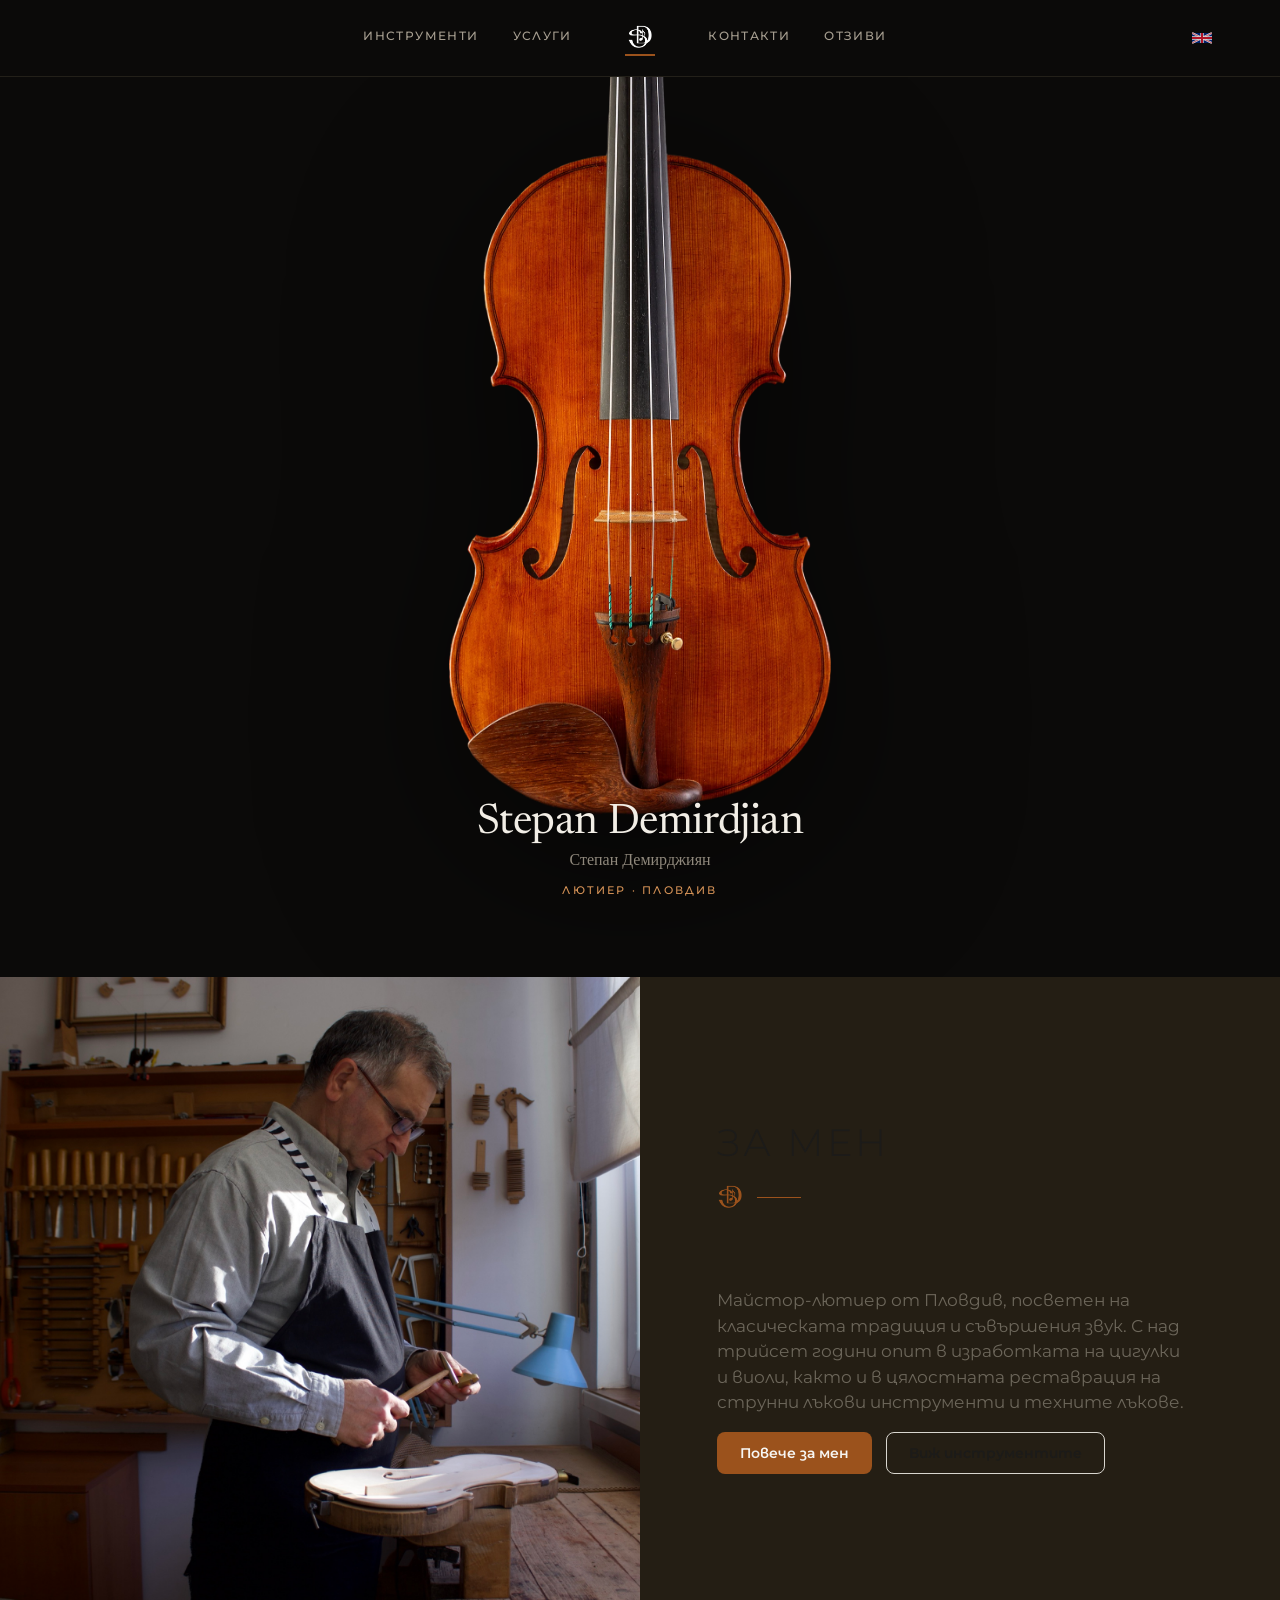
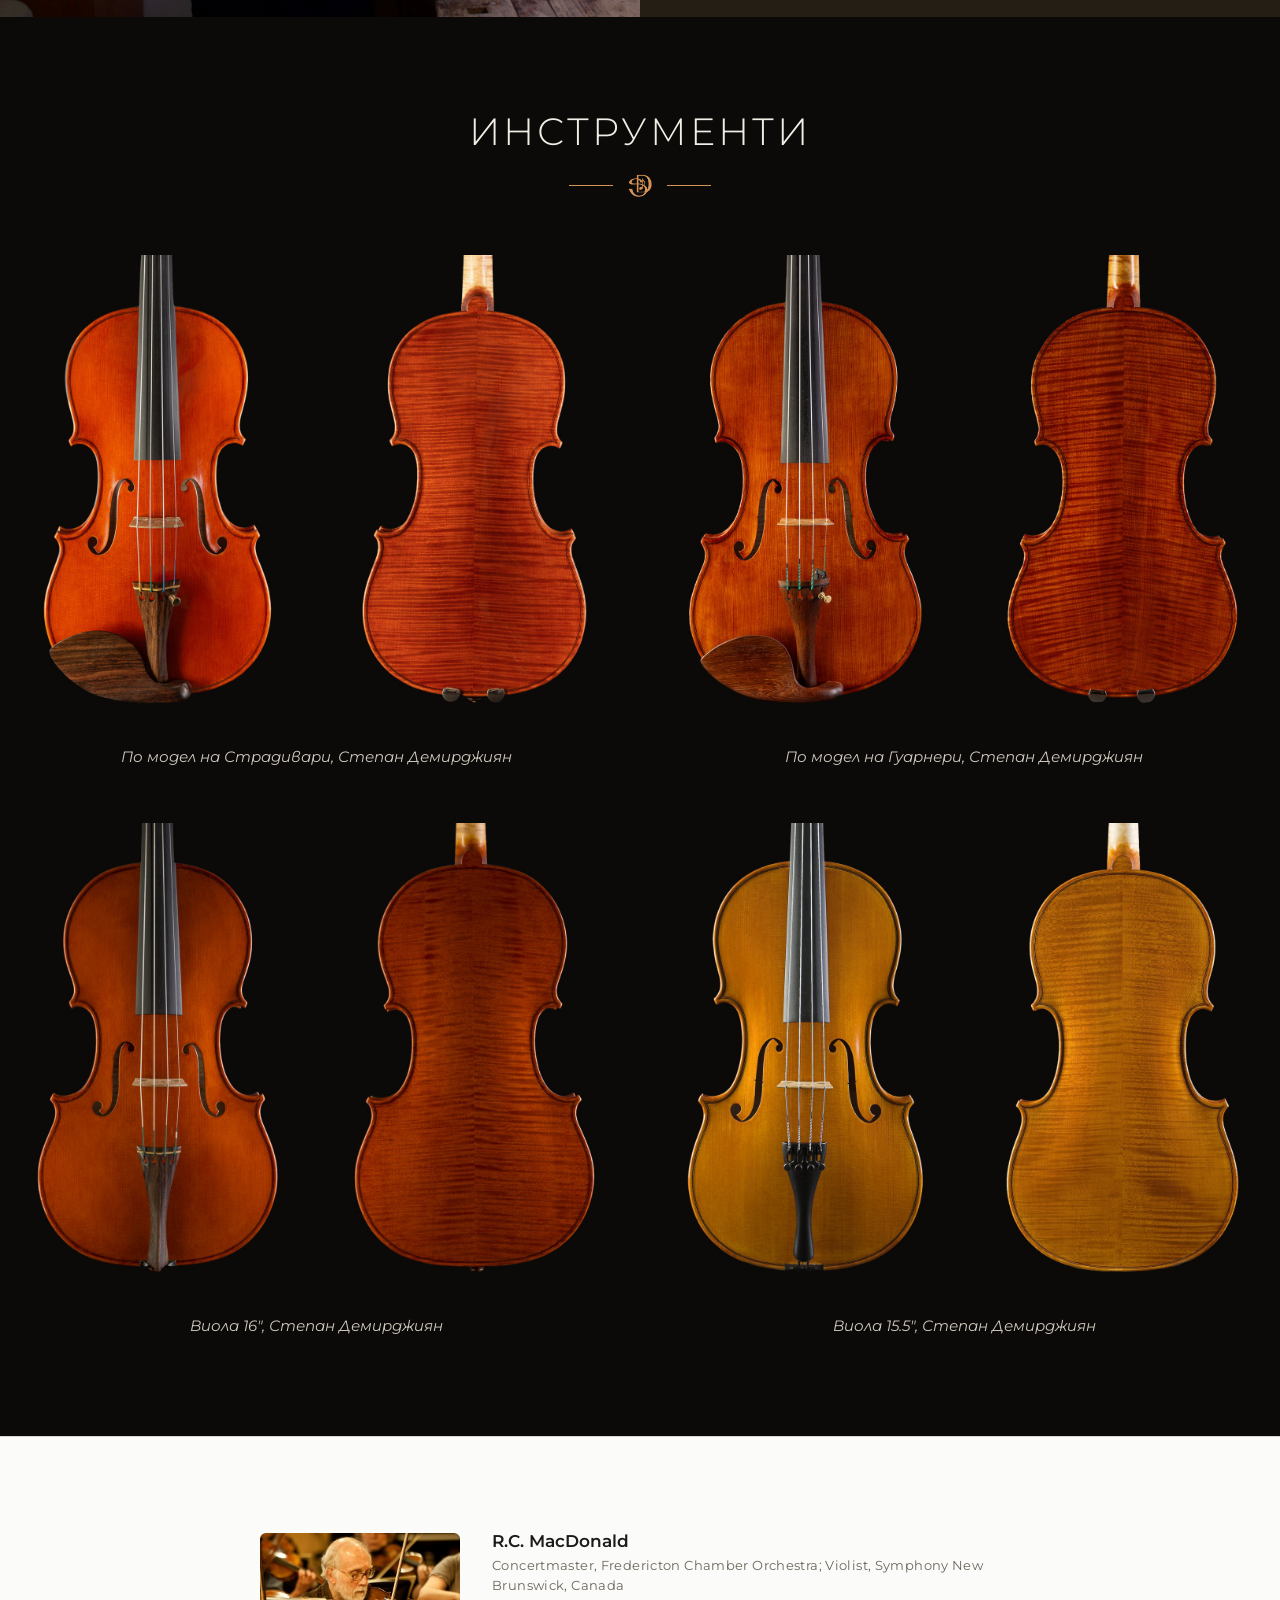
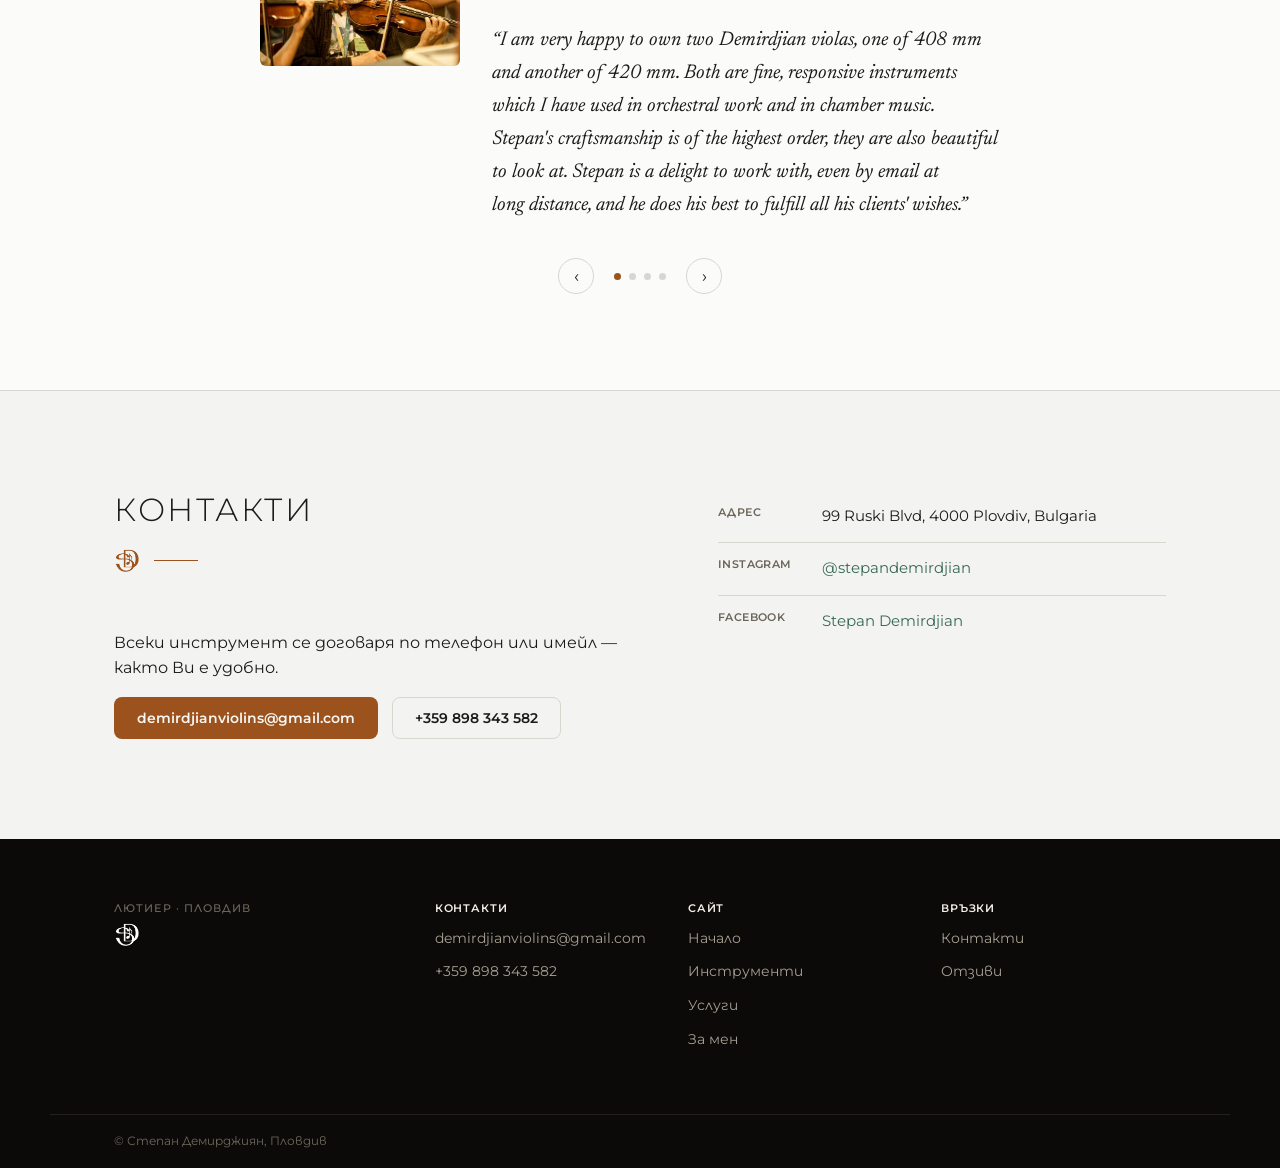
<file: index.html>
<!doctype html>
<html lang="bg" data-lang="bg">
<head>
<meta charset="utf-8">
<script>try{if(localStorage.getItem('lang')==='en')location.replace('/en'+location.pathname+location.search+location.hash)}catch(e){}</script>
<meta name="viewport" content="width=device-width,initial-scale=1,viewport-fit=cover">
<title>Степан Демирджиян — лютиер в Пловдив</title>
<meta name="description" content="Ръчно изработени цигулки и виоли от лютиер Степан Демирджиян, Пловдив. Изработка по поръчка, ремонт и реставрация на струнни инструменти.">
<meta name="keywords" content="лютиер, лютиер Пловдив, цигулки Пловдив, цигулки България, виоли, violin maker Bulgaria">
<link rel="canonical" href="https://bulgarian-violins.com/">
<link rel="alternate" hreflang="bg" href="https://bulgarian-violins.com/">
<link rel="alternate" hreflang="en" href="https://bulgarian-violins.com/en/">
<link rel="alternate" hreflang="x-default" href="https://bulgarian-violins.com/">
<meta property="og:title" content="Степан Демирджиян — лютиер в Пловдив">
<meta property="og:description" content="Ръчно изработени цигулки и виоли от лютиер Степан Демирджиян, Пловдив. Изработка по поръчка, ремонт и реставрация на струнни инструменти.">
<meta property="og:image" content="https://bulgarian-violins.com/photos/brand/og-image.jpg">
<meta property="og:image:width" content="1200">
<meta property="og:image:height" content="630">
<meta property="og:url" content="https://bulgarian-violins.com/">
<meta property="og:type" content="website">
<meta property="og:locale" content="bg_BG">
<link rel="icon" href="/favicon.ico" sizes="48x48">
<link rel="icon" type="image/png" href="/photos/brand/favicon-192.png" sizes="192x192">
<link rel="apple-touch-icon" href="/photos/brand/apple-touch-icon.png">
<script type="application/ld+json">
{
  "@context": "https://schema.org",
  "@type": "WebSite",
  "name": "Степан Демирджиян",
  "alternateName": ["Stepan Demirdjian", "Bulgarian Violins"],
  "url": "https://bulgarian-violins.com/"
}
</script>
<script type="application/ld+json">
{
  "@context": "https://schema.org",
  "@type": "LocalBusiness",
  "name": "Stepan Demirdjian — Violin Maker",
  "alternateName": "Степан Демирджиян, лютиер",
  "image": "https://bulgarian-violins.com/photos/brand/og-image.jpg",
  "url": "https://bulgarian-violins.com/",
  "description": "Ръчно изработени цигулки и виоли от лютиер Степан Демирджиян, Пловдив, България.",
  "address": {
    "@type": "PostalAddress",
    "streetAddress": "99 Ruski Blvd",
    "addressLocality": "Plovdiv",
    "addressCountry": "BG"
  },
  "email": "demirdjianviolins@gmail.com",
  "telephone": "+359898343582",
  "knowsAbout": [
    "Лютиер Пловдив", "Ръчно изработени цигулки", "Майсторски цигулки",
    "Изработка на виола по поръчка", "Цигулка модел Страдивари", "Цигулка модел Гуарнери",
    "Виола модел Амати", "Ремонт на струнни инструменти Пловдив", "Реставрация на цигулки и виоли",
    "Лютиерски услуги", "Настройка и поддръжка на цигулки", "Смяна на косъм на лък за цигулка",
    "Ремонт на лък за виола", "Поправка на лъкове Пловдив",
    "Master violin maker Bulgaria", "Bulgarian luthier", "Handmade violins Bulgaria",
    "Stradivarius model violin", "Guarneri model violin", "Amati model viola handmade",
    "Custom luthier violins and violas", "High quality Bulgarian violins",
    "Violin restoration Bulgaria", "String instrument repair services Plovdiv",
    "Violin bow rehairing Bulgaria", "Viola bow rehair and repair",
    "Cello repair Bulgaria", "Cello bow repair rehairing"
  ]
}
</script>
<script type="application/ld+json">
{"@context":"https://schema.org","@type":"Person","name":"Stepan Demirdjian","alternateName":["Степан Демирджиян","Stepan Demirdjian violin maker"],"jobTitle":"Лютиер / Violin maker","url":"https://bulgarian-violins.com/","email":"demirdjianviolins@gmail.com","telephone":"+359898343582","workLocation":{"@type":"Place","address":{"@type":"PostalAddress","addressLocality":"Plovdiv","addressCountry":"BG"}}}
</script>
<link rel="preconnect" href="https://fonts.googleapis.com">
<link rel="preconnect" href="https://fonts.gstatic.com" crossorigin>
<link rel="stylesheet" href="https://fonts.googleapis.com/css2?family=Newsreader:ital,wght@0,400;1,400&family=Montserrat:ital,wght@0,300;0,400;0,500;0,600;0,700;1,400&display=swap">
<link rel="stylesheet" href="styles.css">
<script src="https://cdnjs.cloudflare.com/ajax/libs/gsap/3.15.0/gsap.min.js"></script>
</head>
<body>

<a class="skip-link" href="#main">Към основното съдържание</a>

<nav class="site-nav">
  <div class="nav-links left">
    <a href="index.html#instruments">Инструменти</a>
    <a href="services.html">Услуги</a>
  </div>
  <a class="wordmark" href="index.html"><img src="photos/brand/logo-white.png" alt="Степан Демирджиян — начало"></a>
  <div class="nav-links right">
    <a href="index.html#contact-home">Контакти</a>
    <a href="index.html#testimonials">Отзиви</a>
  </div>
  <button type="button" class="lang-toggle" aria-label="Превключи на английски">
    
    <svg viewBox="0 0 60 30" width="20" height="14" aria-hidden="true"><rect width="60" height="30" fill="#00247d"/><path d="M0,0 60,30M60,0 0,30" stroke="#fff" stroke-width="6"/><path d="M0,0 60,30M60,0 0,30" stroke="#cf142b" stroke-width="2"/><path d="M30,0V30M0,15H60" stroke="#fff" stroke-width="10"/><path d="M30,0V30M0,15H60" stroke="#cf142b" stroke-width="6"/></svg>
  </button>
</nav>

<main id="main">

<section id="cinema" class="cinema">
  <div class="cinema-stage">
    <img class="cinema-violin" id="cinemaViolin" src="photos/brand/violin-cutout.webp" alt="Цигулка, изглед отпред">
  </div>
  <div class="cinema-title" id="cinemaTitle">
    <h1>Stepan Demirdjian</h1>
    <p class="cinema-name-bg">Степан Демирджиян</p>
    <span>Лютиер · Пловдив</span>
  </div>
</section>

<section id="about" class="about-split">
  <div class="ph"><img loading="lazy" decoding="async" src="photos/workshop/at-the-bench-wide.jpg" alt="Степан Демирджиян на работната маса"></div>
  <div class="txt">
    <div class="section-head" style="text-align:left">
      <h2>За мен</h2>
      <div class="divider" style="justify-content:flex-start"><span class="mark"></span><i></i></div>
    </div>
    <p class="lede" style="margin-top:22px">Майстор-лютиер от Пловдив, посветен на класическата традиция и съвършения звук. С над трийсет години опит в изработката на цигулки и виоли, както и в цялостната реставрация на струнни лъкови инструменти и техните лъкове.</p>
    <div class="ctas">
      <a class="btn primary" href="about.html">Повече за мен</a>
      <a class="btn ghost" href="instrument.html">Виж инструментите</a>
    </div>
  </div>
</section>

<section id="instruments" class="section inst-band">
  <div class="section-head">
    <h2>Инструменти</h2>
    <div class="divider"><i></i><span class="mark"></span><i></i></div>
  </div>
  <div class="inst-grid">
    <a class="inst-card" href="instrument.html?i=stradivari">
      <div class="pair">
        <div class="ph"><img loading="lazy" decoding="async" src="photos/stradivari/front.jpg" alt="По модел на Страдивари, отпред"></div>
        <div class="ph"><img loading="lazy" decoding="async" src="photos/stradivari/back.jpg" alt="По модел на Страдивари, отзад"></div>
      </div>
      <div class="cap">По модел на Страдивари, Степан Демирджиян</div>
    </a>
    <a class="inst-card" href="instrument.html?i=guarneri">
      <div class="pair">
        <div class="ph"><img loading="lazy" decoding="async" src="photos/guarneri/front.jpg" alt="По модел на Гуарнери, отпред"></div>
        <div class="ph"><img loading="lazy" decoding="async" src="photos/guarneri/back.jpg" alt="По модел на Гуарнери, отзад"></div>
      </div>
      <div class="cap">По модел на Гуарнери, Степан Демирджиян</div>
    </a>
    <a class="inst-card" href="instrument.html?i=viola-16">
      <div class="pair">
        <div class="ph"><img loading="lazy" decoding="async" src="photos/viola-16/front.jpg" alt="Виола 16 инча, отпред"></div>
        <div class="ph"><img loading="lazy" decoding="async" src="photos/viola-16/back.jpg" alt="Виола 16 инча, отзад"></div>
      </div>
      <div class="cap">Виола 16&Prime;, Степан Демирджиян</div>
    </a>
    <a class="inst-card" href="instrument.html?i=viola-15-5">
      <div class="pair">
        <div class="ph"><img loading="lazy" decoding="async" src="photos/viola-15-5/front.jpg" alt="Виола 15.5 инча, отпред"></div>
        <div class="ph"><img loading="lazy" decoding="async" src="photos/viola-15-5/back.jpg" alt="Виола 15.5 инча, отзад"></div>
      </div>
      <div class="cap">Виола 15.5&Prime;, Степан Демирджиян</div>
    </a>
  </div>
</section>

<section id="testimonials" class="quote-block">
  <div class="quote-inner">
    <div id="quoteSlides">
      <div class="q-slide active">
        <img class="quote-photo" src="photos/testimonials/macdonald.jpg" alt="R.C. MacDonald" width="200" height="133" decoding="async">
        <p class="quote-author-name">R.C. MacDonald</p>
        <span class="quote-author-role">Concertmaster, Fredericton Chamber Orchestra; Violist, Symphony New Brunswick, Canada</span>
        <blockquote>&ldquo;I am very happy to own two Demirdjian violas, one of 408&nbsp;mm and another of 420&nbsp;mm. Both are fine, responsive instruments which I have used in orchestral work and in chamber music. Stepan's craftsmanship is of the highest order, they are also beautiful to look at. Stepan is a delight to work with, even by email at long distance, and he does his best to fulfill all his clients' wishes.&rdquo;</blockquote>
      </div>
      <div class="q-slide">
        <p class="quote-author-name">Abigail Beutler</p>
        <span class="quote-author-role">Violist, Nashua Chamber Orchestra, Nashua, New Hampshire, USA</span>
        <blockquote>&ldquo;I am very pleased with the viola that you made for me. There are currently four other violists, who all love the tone quality and lovely sounds that my viola makes. The wait was not excessive for a hand-made instrument, and it arrived in excellent condition. It is a beautiful instrument! I am pleased to recommend you to anyone who wants a superior instrument at a very reasonable price.&rdquo;</blockquote>
      </div>
      <div class="q-slide">
        <p class="quote-author-name">Tommy Kuo</p>
        <span class="quote-author-role">Violinist, Redwood Symphony Orchestra, Redwood City, California</span>
        <blockquote>&ldquo;Stepan — your 2002 Del Gesu copy easily matches if not outright best violins. In the 6 years that I have been playing it, it has opened up. As a new violin, it sounds &lsquo;new&rsquo; to the player and to anybody 5&ndash;10 feet away, but from 20 feet or more away, it takes on another character. It becomes big, wide, and dark, and very smooth.&rdquo;</blockquote>
      </div>
      <div class="q-slide">
        <p class="quote-author-name">Jim Del Duca</p>
        <span class="quote-author-role">Bozeman, Montana</span>
        <blockquote>&ldquo;Over the years I have commissioned three instruments from Stepan, two violins and a viola. I have been very pleased with each of them. They sound wonderful and the workmanship is excellent. Despite the many miles between Plovdiv and the USA, Stepan is great to deal with. I do not hesitate to give him my high recommendation.&rdquo;</blockquote>
      </div>
    </div>
    <div class="quote-nav">
      <button class="q-arrow" id="qPrev" type="button" aria-label="Предишен отзив">‹</button>
      <div class="q-dots" id="qDots"></div>
      <button class="q-arrow" id="qNext" type="button" aria-label="Следващ отзив">›</button>
    </div>
  </div>
</section>

<section id="contact-home" class="contact-cta shell">
  <div class="contact-grid">
    <div>
      <div class="section-head" style="text-align:left">
        <h2 style="font-size:clamp(24px,3vw,32px)">Контакти</h2>
        <div class="divider" style="justify-content:flex-start"><span class="mark"></span><i></i></div>
      </div>
      <p class="lede" style="margin-top:22px">Всеки инструмент се договаря по телефон или имейл — както Ви е удобно.</p>
      <div class="ctas">
        <a class="btn primary" href="mailto:demirdjianviolins@gmail.com">demirdjianviolins@gmail.com</a>
        <a class="btn ghost" href="tel:+359898343582">+359 898 343 582</a>
      </div>
    </div>
    <div class="detail-list">
      <div><b>Адрес</b><span>99 Ruski Blvd, 4000 Plovdiv, Bulgaria</span></div>
      <div><b>Instagram</b><a href="https://www.instagram.com/stepandemirdjian/" target="_blank" rel="noopener" style="color:var(--color-brand-secondary)">@stepandemirdjian</a></div>
      <div><b>Facebook</b><a href="https://www.facebook.com/stepan.demirdjian.9?locale=bg_BG" target="_blank" rel="noopener" style="color:var(--color-brand-secondary)">Stepan Demirdjian</a></div>
    </div>
  </div>
</section>

</main>

<footer class="site-footer">
  <div class="foot-grid shell">
    <div class="foot-brand">
      <a class="wordmark" href="index.html"><img src="photos/brand/logo-white.png" alt="Степан Демирджиян — начало"></a>
      <span>Лютиер · Пловдив</span>
    </div>
    <div class="foot-col">
      <b>Контакти</b>
      <a href="mailto:demirdjianviolins@gmail.com">demirdjianviolins@gmail.com</a>
      <a href="tel:+359898343582">+359 898 343 582</a>
    </div>
    <div class="foot-col">
      <b>Сайт</b>
      <a href="index.html">Начало</a>
      <a href="index.html#instruments">Инструменти</a>
      <a href="services.html">Услуги</a>
      <a href="about.html">За мен</a>
    </div>
    <div class="foot-col">
      <b>Връзки</b>
      <a href="index.html#contact-home">Контакти</a>
      <a href="index.html#testimonials">Отзиви</a>
    </div>
  </div>
  <div class="foot-bottom shell">
    <span>© Степан Демирджиян, Пловдив</span>
  </div>
</footer>

<script>
(function(){
  try{
    var cinema = document.getElementById('cinema');
    if(!cinema) return;
    var violin = document.getElementById('cinemaViolin');
    var title = document.getElementById('cinemaTitle');

    // Without the animation the violin would stay stuck at its zoomed-in start scale,
    // so every bail-out path has to put it back to full size first.
    function showStatic(){
      violin.style.transform = 'none';
      violin.style.willChange = 'auto';
    }

    var weakDevice = (navigator.hardwareConcurrency || 8) <= 4;
    var reduceMotion = window.matchMedia('(prefers-reduced-motion: reduce)').matches;
    if(reduceMotion || weakDevice || typeof gsap === 'undefined'){
      showStatic();
      return;
    }

    gsap.set(title, {opacity:0, y:16});

    // intro plays on its own: fade in close on the instrument, pull back to full size, then the name
    gsap.timeline({delay:0.1, onComplete:function(){ violin.style.willChange = 'auto'; }})
    .fromTo(violin, {opacity:0}, {opacity:1, duration:1.1, ease:'power2.out'}, 0)
    .to(violin, {scale:1, duration:2.4, ease:'power2.inOut'}, 0.4)
    .to(title, {opacity:1, y:0, duration:0.9, ease:'power2.out'}, 2.1);
  }catch(err){ /* animation is an enhancement — content stays visible without it */ }
})();
</script>

<script>
(function(){
  try{
    var slides = document.querySelectorAll('#quoteSlides .q-slide');
    var dotsWrap = document.getElementById('qDots');
    if(!slides.length || !dotsWrap) return;
    var i = 0;
    slides.forEach(function(_, idx){
      var b = document.createElement('button');
      b.type = 'button';
      b.setAttribute('aria-label', 'Go to testimonial ' + (idx + 1));
      if(idx === 0) b.className = 'active';
      b.addEventListener('click', function(){ show(idx); });
      dotsWrap.appendChild(b);
    });
    var dots = dotsWrap.querySelectorAll('button');
    function show(n){
      i = (n + slides.length) % slides.length;
      slides.forEach(function(s, idx){ s.classList.toggle('active', idx === i); });
      dots.forEach(function(d, idx){ d.classList.toggle('active', idx === i); });
    }
    var prev = document.getElementById('qPrev'), next = document.getElementById('qNext');
    if(prev) prev.addEventListener('click', function(){ show(i - 1); });
    if(next) next.addEventListener('click', function(){ show(i + 1); });
  }catch(err){}
})();
</script>

<script>
(function(){
  try{
    var navLinks = document.querySelectorAll('.site-nav .nav-links a, .site-nav .wordmark');
    var sections = ['cinema','about','instruments','testimonials','contact-home']
      .map(function(id){ return document.getElementById(id); })
      .filter(Boolean);
    if(!navLinks.length || !sections.length) return;
    var nav = document.querySelector('.site-nav');

    function linkFor(id){
      if(id === 'cinema' || id === 'about') return document.querySelector('.site-nav .wordmark');
      for(var i = 0; i < navLinks.length; i++){
        var hash = navLinks[i].getAttribute('href').split('#')[1] || '';
        if(hash === id) return navLinks[i];
      }
      return null;
    }

    function onScroll(){
      var navH = nav ? nav.offsetHeight : 0;
      var current = sections[0];
      for(var i = 0; i < sections.length; i++){
        if(sections[i].getBoundingClientRect().top <= navH + 10) current = sections[i];
      }
      navLinks.forEach(function(a){ a.classList.remove('active'); });
      var match = linkFor(current.id);
      if(match) match.classList.add('active');
    }

    var ticking = false;
    window.addEventListener('scroll', function(){
      if(ticking) return;
      ticking = true;
      requestAnimationFrame(function(){ onScroll(); ticking = false; });
    }, {passive:true});
    onScroll();
  }catch(err){}
})();
</script>

<script>
(function(){
  try{
    var html = document.documentElement;
    document.querySelectorAll('.lang-toggle').forEach(function(btn){
      btn.addEventListener('click', function(){
        var next = html.getAttribute('data-lang') === 'bg' ? 'en' : 'bg';
        try{ localStorage.setItem('lang', next); }catch(e){}
        var p = location.pathname.replace(/^\/en(\/|$)/, '/');
        location.href = (next === 'en' ? '/en' + p : p) + location.search + location.hash;
      });
    });
  }catch(err){}
})();
</script>
</body>
</html>
</file>
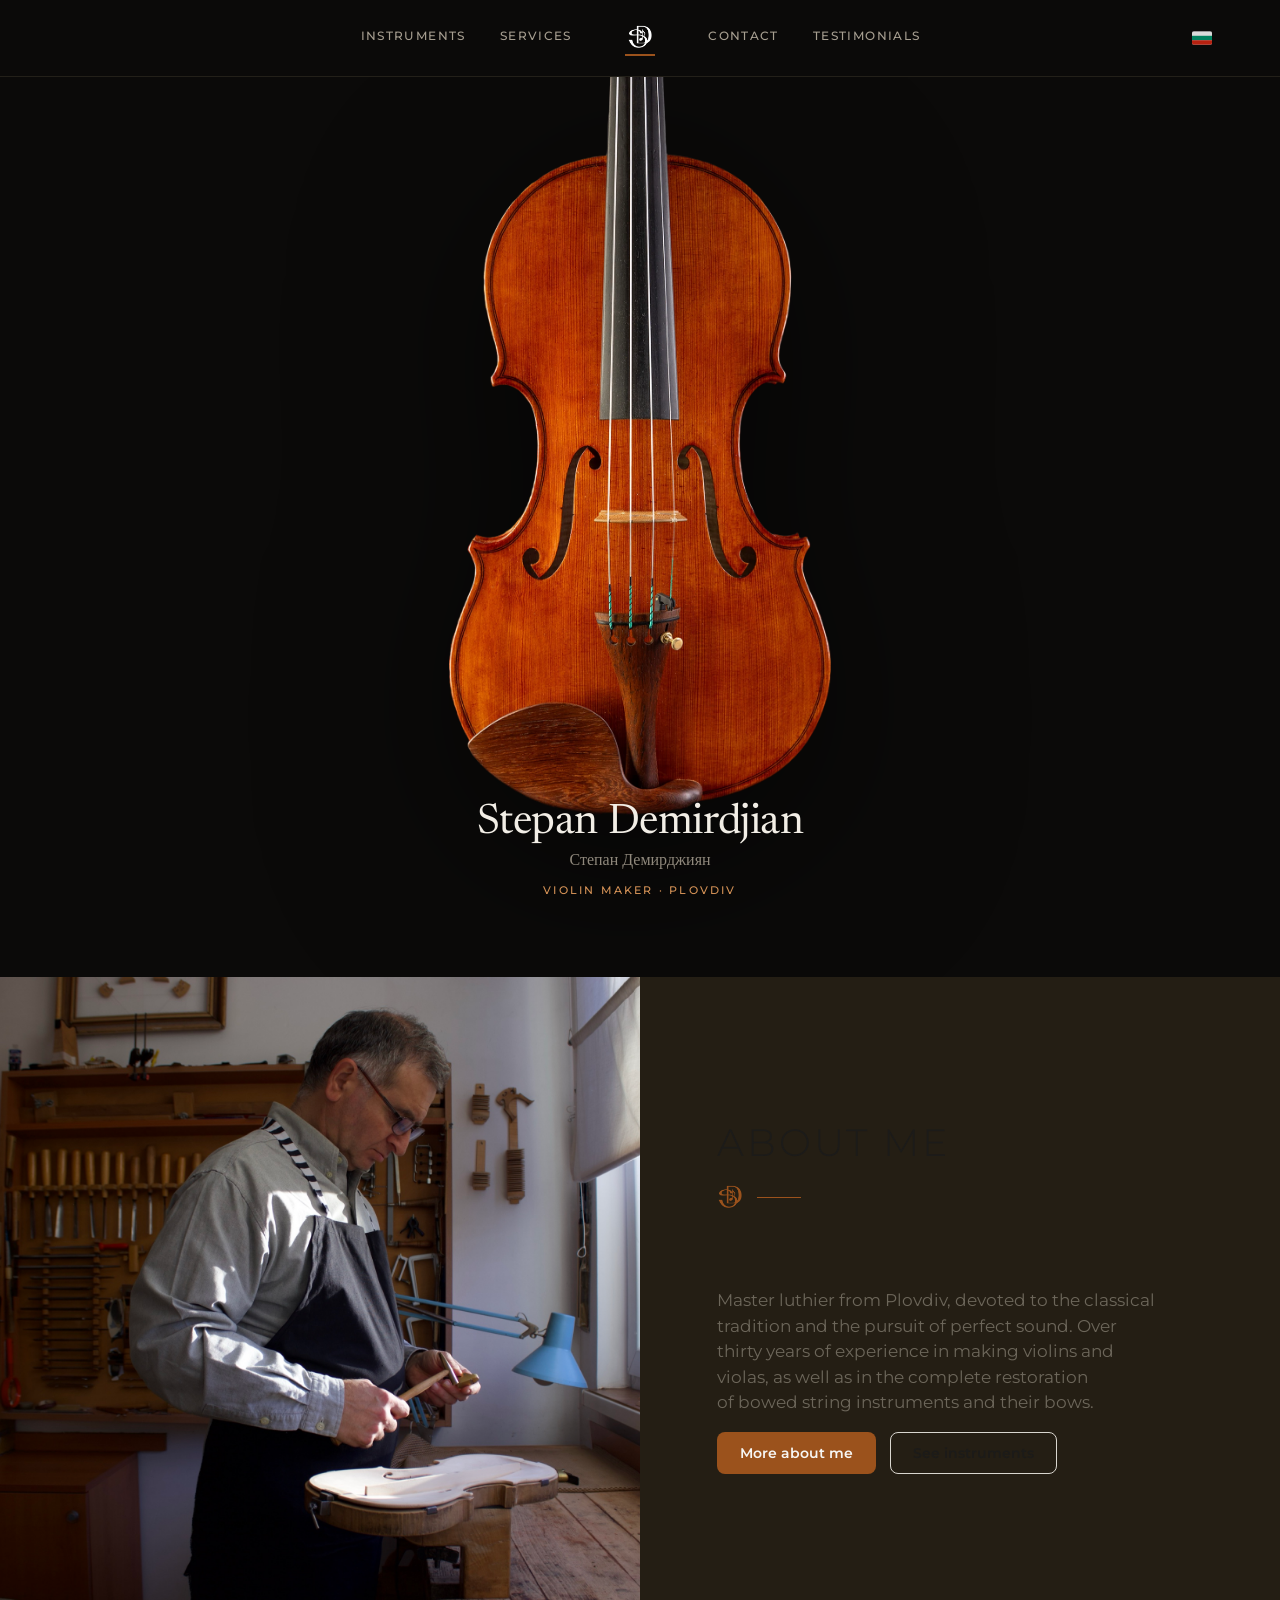
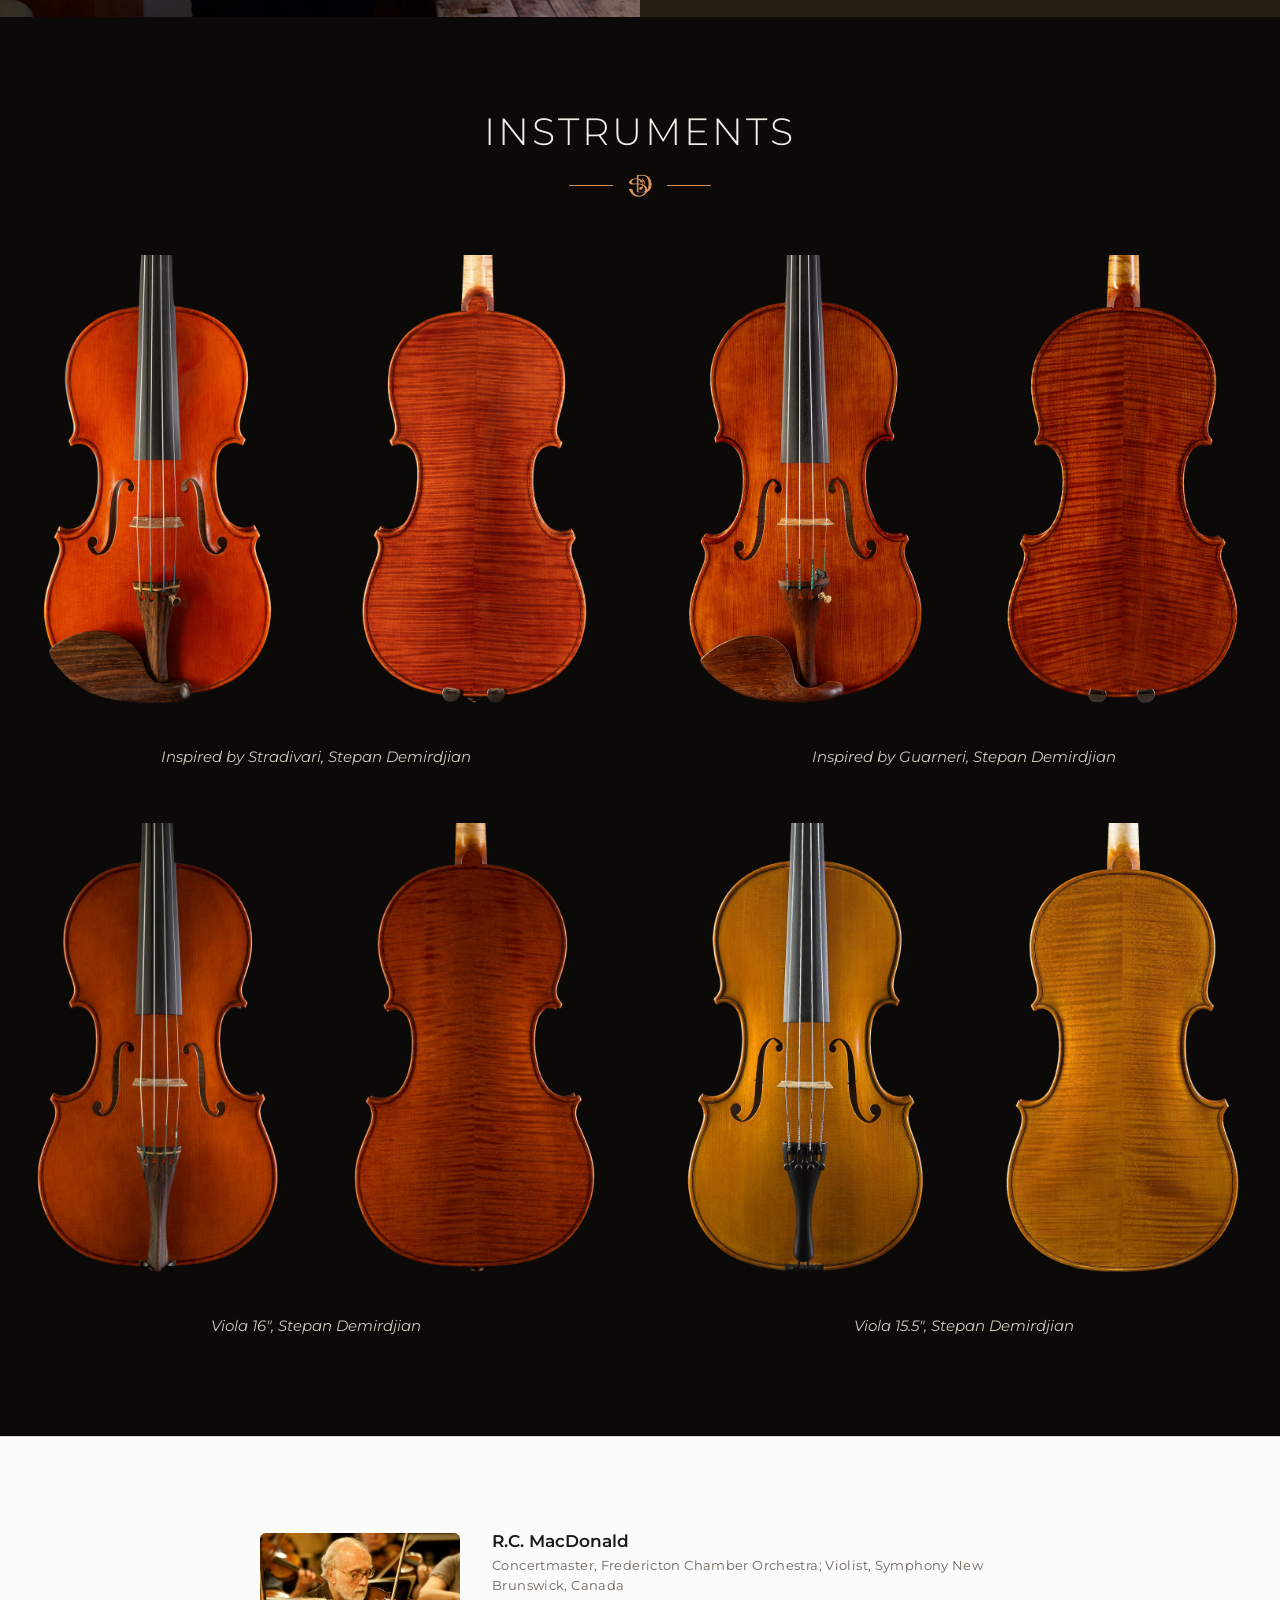
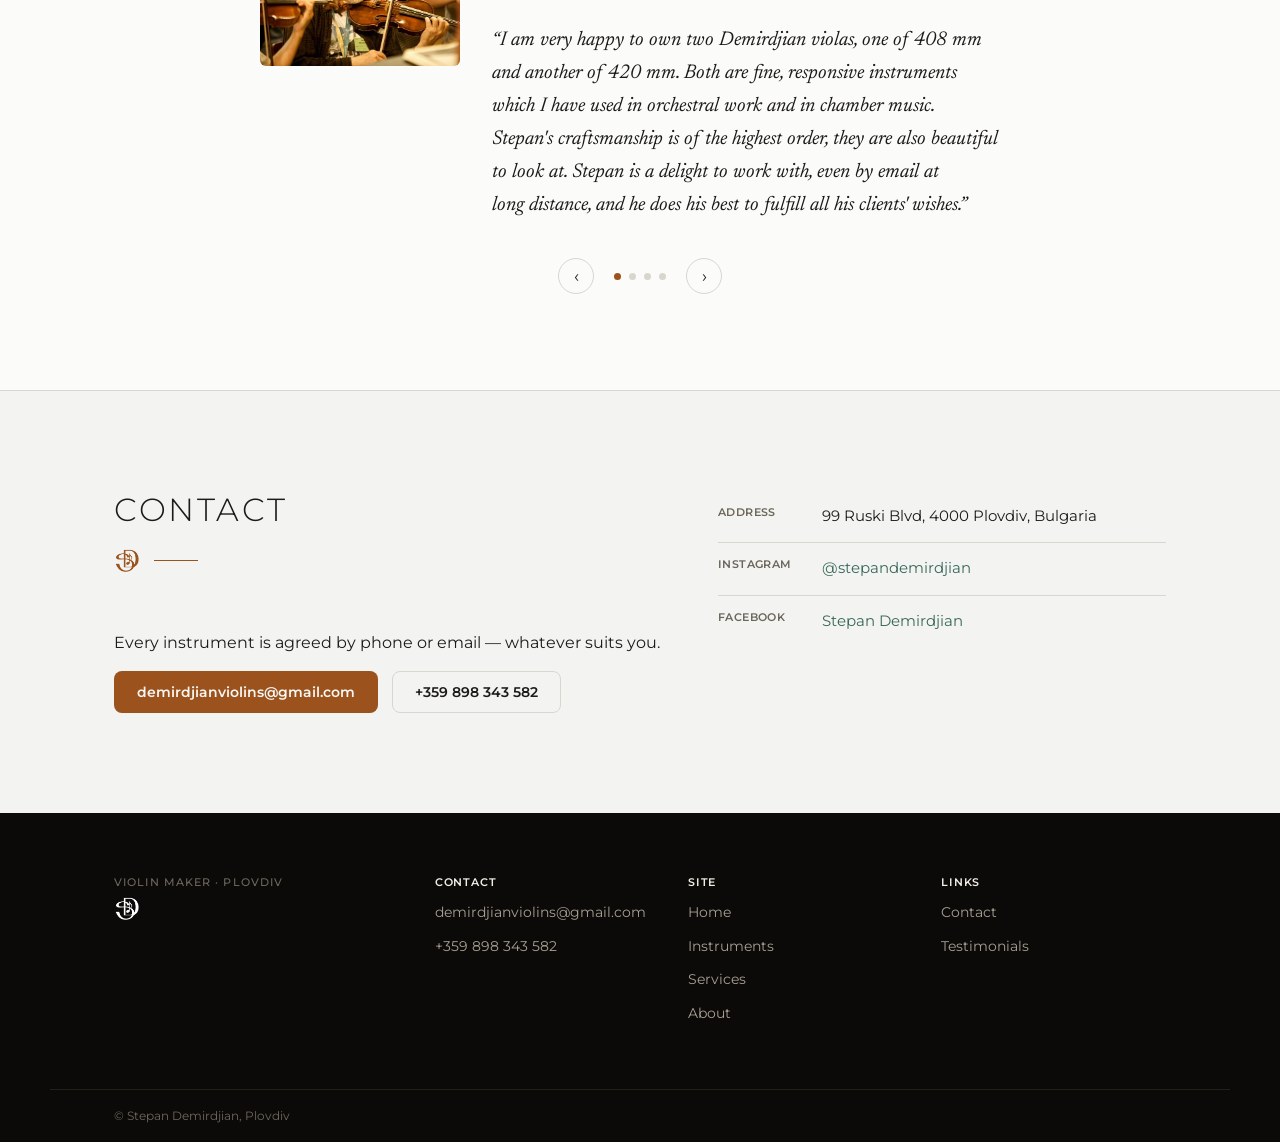
<file: en/index.html>
<!doctype html>
<html lang="en" data-lang="en">
<head>
<meta charset="utf-8">
<script>try{if(localStorage.getItem('lang')==='bg')location.replace(location.pathname.replace(/^\/en(\/|$)/,'/')+location.search+location.hash)}catch(e){}</script>
<meta name="viewport" content="width=device-width,initial-scale=1,viewport-fit=cover">
<title>Stepan Demirdjian — Violin Maker, Plovdiv</title>
<meta name="description" content="Handmade violins and violas by luthier Stepan Demirdjian in Plovdiv, Bulgaria. Instruments made to order, repair and restoration of string instruments.">
<link rel="canonical" href="https://bulgarian-violins.com/en/">
<link rel="alternate" hreflang="bg" href="https://bulgarian-violins.com/">
<link rel="alternate" hreflang="en" href="https://bulgarian-violins.com/en/">
<link rel="alternate" hreflang="x-default" href="https://bulgarian-violins.com/">
<meta property="og:title" content="Stepan Demirdjian — Violin Maker, Plovdiv">
<meta property="og:description" content="Handmade violins and violas by luthier Stepan Demirdjian in Plovdiv, Bulgaria. Instruments made to order, repair and restoration of string instruments.">
<meta property="og:image" content="https://bulgarian-violins.com/photos/brand/og-image.jpg">
<meta property="og:image:width" content="1200">
<meta property="og:image:height" content="630">
<meta property="og:url" content="https://bulgarian-violins.com/en/">
<meta property="og:type" content="website">
<meta property="og:locale" content="en_GB">
<link rel="icon" href="/favicon.ico" sizes="48x48">
<link rel="icon" type="image/png" href="/photos/brand/favicon-192.png" sizes="192x192">
<link rel="apple-touch-icon" href="/photos/brand/apple-touch-icon.png">
<script type="application/ld+json">
{
  "@context": "https://schema.org",
  "@type": "WebSite",
  "name": "Степан Демирджиян",
  "alternateName": ["Stepan Demirdjian", "Bulgarian Violins"],
  "url": "https://bulgarian-violins.com/"
}
</script>
<script type="application/ld+json">
{
  "@context": "https://schema.org",
  "@type": "LocalBusiness",
  "name": "Stepan Demirdjian — Violin Maker",
  "alternateName": "Степан Демирджиян, лютиер",
  "image": "https://bulgarian-violins.com/photos/brand/og-image.jpg",
  "url": "https://bulgarian-violins.com/",
  "description": "Ръчно изработени цигулки и виоли от лютиер Степан Демирджиян, Пловдив, България.",
  "address": {
    "@type": "PostalAddress",
    "streetAddress": "99 Ruski Blvd",
    "addressLocality": "Plovdiv",
    "addressCountry": "BG"
  },
  "email": "demirdjianviolins@gmail.com",
  "telephone": "+359898343582",
  "knowsAbout": [
    "Лютиер Пловдив", "Ръчно изработени цигулки", "Майсторски цигулки",
    "Изработка на виола по поръчка", "Цигулка модел Страдивари", "Цигулка модел Гуарнери",
    "Виола модел Амати", "Ремонт на струнни инструменти Пловдив", "Реставрация на цигулки и виоли",
    "Лютиерски услуги", "Настройка и поддръжка на цигулки", "Смяна на косъм на лък за цигулка",
    "Ремонт на лък за виола", "Поправка на лъкове Пловдив",
    "Master violin maker Bulgaria", "Bulgarian luthier", "Handmade violins Bulgaria",
    "Stradivarius model violin", "Guarneri model violin", "Amati model viola handmade",
    "Custom luthier violins and violas", "High quality Bulgarian violins",
    "Violin restoration Bulgaria", "String instrument repair services Plovdiv",
    "Violin bow rehairing Bulgaria", "Viola bow rehair and repair",
    "Cello repair Bulgaria", "Cello bow repair rehairing"
  ]
}
</script>
<script type="application/ld+json">
{"@context":"https://schema.org","@type":"Person","name":"Stepan Demirdjian","alternateName":["Степан Демирджиян","Stepan Demirdjian violin maker"],"jobTitle":"Лютиер / Violin maker","url":"https://bulgarian-violins.com/","email":"demirdjianviolins@gmail.com","telephone":"+359898343582","workLocation":{"@type":"Place","address":{"@type":"PostalAddress","addressLocality":"Plovdiv","addressCountry":"BG"}}}
</script>
<link rel="preconnect" href="https://fonts.googleapis.com">
<link rel="preconnect" href="https://fonts.gstatic.com" crossorigin>
<link rel="stylesheet" href="https://fonts.googleapis.com/css2?family=Newsreader:ital,wght@0,400;1,400&family=Montserrat:ital,wght@0,300;0,400;0,500;0,600;0,700;1,400&display=swap">
<link rel="stylesheet" href="../styles.css">
<script src="https://cdnjs.cloudflare.com/ajax/libs/gsap/3.15.0/gsap.min.js"></script>
</head>
<body>

<a class="skip-link" href="#main">Skip to main content</a>

<nav class="site-nav">
  <div class="nav-links left">
    <a href="index.html#instruments">Instruments</a>
    <a href="services.html">Services</a>
  </div>
  <a class="wordmark" href="index.html"><img src="../photos/brand/logo-white.png" alt="Stepan Demirdjian — home"></a>
  <div class="nav-links right">
    <a href="index.html#contact-home">Contact</a>
    <a href="index.html#testimonials">Testimonials</a>
  </div>
  <button type="button" class="lang-toggle" aria-label="Switch to Bulgarian">
    <svg viewBox="0 0 3 2" width="20" height="14" aria-hidden="true"><rect width="3" height="2" fill="#fff"/><rect y="0.667" width="3" height="0.667" fill="#00966E"/><rect y="1.333" width="3" height="0.667" fill="#D62612"/></svg>
    
  </button>
</nav>

<main id="main">

<section id="cinema" class="cinema">
  <div class="cinema-stage">
    <img class="cinema-violin" id="cinemaViolin" src="../photos/brand/violin-cutout.webp" alt="Violin, front view, isolated">
  </div>
  <div class="cinema-title" id="cinemaTitle">
    <h1>Stepan Demirdjian</h1>
    <p class="cinema-name-bg">Степан Демирджиян</p>
    <span>Violin Maker · Plovdiv</span>
  </div>
</section>

<section id="about" class="about-split">
  <div class="ph"><img loading="lazy" decoding="async" src="../photos/workshop/at-the-bench-wide.jpg" alt="Stepan Demirdjian at the workbench"></div>
  <div class="txt">
    <div class="section-head" style="text-align:left">
      <h2>About Me</h2>
      <div class="divider" style="justify-content:flex-start"><span class="mark"></span><i></i></div>
    </div>
    <p class="lede" style="margin-top:22px">Master luthier from Plovdiv, devoted to the classical tradition and the pursuit of perfect sound. Over thirty years of experience in making violins and violas, as well as in the complete restoration of bowed string instruments and their bows.</p>
    <div class="ctas">
      <a class="btn primary" href="about.html">More about me</a>
      <a class="btn ghost" href="instrument.html">See instruments</a>
    </div>
  </div>
</section>

<section id="instruments" class="section inst-band">
  <div class="section-head">
    <h2>Instruments</h2>
    <div class="divider"><i></i><span class="mark"></span><i></i></div>
  </div>
  <div class="inst-grid">
    <a class="inst-card" href="instrument.html?i=stradivari">
      <div class="pair">
        <div class="ph"><img loading="lazy" decoding="async" src="../photos/stradivari/front.jpg" alt="Inspired by Stradivari, front"></div>
        <div class="ph"><img loading="lazy" decoding="async" src="../photos/stradivari/back.jpg" alt="Inspired by Stradivari, back"></div>
      </div>
      <div class="cap">Inspired by Stradivari, Stepan Demirdjian</div>
    </a>
    <a class="inst-card" href="instrument.html?i=guarneri">
      <div class="pair">
        <div class="ph"><img loading="lazy" decoding="async" src="../photos/guarneri/front.jpg" alt="Inspired by Guarneri, front"></div>
        <div class="ph"><img loading="lazy" decoding="async" src="../photos/guarneri/back.jpg" alt="Inspired by Guarneri, back"></div>
      </div>
      <div class="cap">Inspired by Guarneri, Stepan Demirdjian</div>
    </a>
    <a class="inst-card" href="instrument.html?i=viola-16">
      <div class="pair">
        <div class="ph"><img loading="lazy" decoding="async" src="../photos/viola-16/front.jpg" alt="Viola 16 inch, front"></div>
        <div class="ph"><img loading="lazy" decoding="async" src="../photos/viola-16/back.jpg" alt="Viola 16 inch, back"></div>
      </div>
      <div class="cap">Viola 16&Prime;, Stepan Demirdjian</div>
    </a>
    <a class="inst-card" href="instrument.html?i=viola-15-5">
      <div class="pair">
        <div class="ph"><img loading="lazy" decoding="async" src="../photos/viola-15-5/front.jpg" alt="Viola 15.5 inch, front"></div>
        <div class="ph"><img loading="lazy" decoding="async" src="../photos/viola-15-5/back.jpg" alt="Viola 15.5 inch, back"></div>
      </div>
      <div class="cap">Viola 15.5&Prime;, Stepan Demirdjian</div>
    </a>
  </div>
</section>

<section id="testimonials" class="quote-block">
  <div class="quote-inner">
    <div id="quoteSlides">
      <div class="q-slide active">
        <img class="quote-photo" src="../photos/testimonials/macdonald.jpg" alt="R.C. MacDonald" width="200" height="133" decoding="async">
        <p class="quote-author-name">R.C. MacDonald</p>
        <span class="quote-author-role">Concertmaster, Fredericton Chamber Orchestra; Violist, Symphony New Brunswick, Canada</span>
        <blockquote>&ldquo;I am very happy to own two Demirdjian violas, one of 408&nbsp;mm and another of 420&nbsp;mm. Both are fine, responsive instruments which I have used in orchestral work and in chamber music. Stepan's craftsmanship is of the highest order, they are also beautiful to look at. Stepan is a delight to work with, even by email at long distance, and he does his best to fulfill all his clients' wishes.&rdquo;</blockquote>
      </div>
      <div class="q-slide">
        <p class="quote-author-name">Abigail Beutler</p>
        <span class="quote-author-role">Violist, Nashua Chamber Orchestra, Nashua, New Hampshire, USA</span>
        <blockquote>&ldquo;I am very pleased with the viola that you made for me. There are currently four other violists, who all love the tone quality and lovely sounds that my viola makes. The wait was not excessive for a hand-made instrument, and it arrived in excellent condition. It is a beautiful instrument! I am pleased to recommend you to anyone who wants a superior instrument at a very reasonable price.&rdquo;</blockquote>
      </div>
      <div class="q-slide">
        <p class="quote-author-name">Tommy Kuo</p>
        <span class="quote-author-role">Violinist, Redwood Symphony Orchestra, Redwood City, California</span>
        <blockquote>&ldquo;Stepan — your 2002 Del Gesu copy easily matches if not outright best violins. In the 6 years that I have been playing it, it has opened up. As a new violin, it sounds &lsquo;new&rsquo; to the player and to anybody 5&ndash;10 feet away, but from 20 feet or more away, it takes on another character. It becomes big, wide, and dark, and very smooth.&rdquo;</blockquote>
      </div>
      <div class="q-slide">
        <p class="quote-author-name">Jim Del Duca</p>
        <span class="quote-author-role">Bozeman, Montana</span>
        <blockquote>&ldquo;Over the years I have commissioned three instruments from Stepan, two violins and a viola. I have been very pleased with each of them. They sound wonderful and the workmanship is excellent. Despite the many miles between Plovdiv and the USA, Stepan is great to deal with. I do not hesitate to give him my high recommendation.&rdquo;</blockquote>
      </div>
    </div>
    <div class="quote-nav">
      <button class="q-arrow" id="qPrev" type="button" aria-label="Previous testimonial">‹</button>
      <div class="q-dots" id="qDots"></div>
      <button class="q-arrow" id="qNext" type="button" aria-label="Next testimonial">›</button>
    </div>
  </div>
</section>

<section id="contact-home" class="contact-cta shell">
  <div class="contact-grid">
    <div>
      <div class="section-head" style="text-align:left">
        <h2 style="font-size:clamp(24px,3vw,32px)">Contact</h2>
        <div class="divider" style="justify-content:flex-start"><span class="mark"></span><i></i></div>
      </div>
      <p class="lede" style="margin-top:22px">Every instrument is agreed by phone or email — whatever suits you.</p>
      <div class="ctas">
        <a class="btn primary" href="mailto:demirdjianviolins@gmail.com">demirdjianviolins@gmail.com</a>
        <a class="btn ghost" href="tel:+359898343582">+359 898 343 582</a>
      </div>
    </div>
    <div class="detail-list">
      <div><b>Address</b><span>99 Ruski Blvd, 4000 Plovdiv, Bulgaria</span></div>
      <div><b>Instagram</b><a href="https://www.instagram.com/stepandemirdjian/" target="_blank" rel="noopener" style="color:var(--color-brand-secondary)">@stepandemirdjian</a></div>
      <div><b>Facebook</b><a href="https://www.facebook.com/stepan.demirdjian.9?locale=bg_BG" target="_blank" rel="noopener" style="color:var(--color-brand-secondary)">Stepan Demirdjian</a></div>
    </div>
  </div>
</section>

</main>

<footer class="site-footer">
  <div class="foot-grid shell">
    <div class="foot-brand">
      <a class="wordmark" href="index.html"><img src="../photos/brand/logo-white.png" alt="Stepan Demirdjian — home"></a>
      <span>Violin Maker · Plovdiv</span>
    </div>
    <div class="foot-col">
      <b>Contact</b>
      <a href="mailto:demirdjianviolins@gmail.com">demirdjianviolins@gmail.com</a>
      <a href="tel:+359898343582">+359 898 343 582</a>
    </div>
    <div class="foot-col">
      <b>Site</b>
      <a href="index.html">Home</a>
      <a href="index.html#instruments">Instruments</a>
      <a href="services.html">Services</a>
      <a href="about.html">About</a>
    </div>
    <div class="foot-col">
      <b>Links</b>
      <a href="index.html#contact-home">Contact</a>
      <a href="index.html#testimonials">Testimonials</a>
    </div>
  </div>
  <div class="foot-bottom shell">
    <span>© Stepan Demirdjian, Plovdiv</span>
  </div>
</footer>

<script>
(function(){
  try{
    var cinema = document.getElementById('cinema');
    if(!cinema) return;
    var violin = document.getElementById('cinemaViolin');
    var title = document.getElementById('cinemaTitle');

    // Without the animation the violin would stay stuck at its zoomed-in start scale,
    // so every bail-out path has to put it back to full size first.
    function showStatic(){
      violin.style.transform = 'none';
      violin.style.willChange = 'auto';
    }

    var weakDevice = (navigator.hardwareConcurrency || 8) <= 4;
    var reduceMotion = window.matchMedia('(prefers-reduced-motion: reduce)').matches;
    if(reduceMotion || weakDevice || typeof gsap === 'undefined'){
      showStatic();
      return;
    }

    gsap.set(title, {opacity:0, y:16});

    // intro plays on its own: fade in close on the instrument, pull back to full size, then the name
    gsap.timeline({delay:0.1, onComplete:function(){ violin.style.willChange = 'auto'; }})
    .fromTo(violin, {opacity:0}, {opacity:1, duration:1.1, ease:'power2.out'}, 0)
    .to(violin, {scale:1, duration:2.4, ease:'power2.inOut'}, 0.4)
    .to(title, {opacity:1, y:0, duration:0.9, ease:'power2.out'}, 2.1);
  }catch(err){ /* animation is an enhancement — content stays visible without it */ }
})();
</script>

<script>
(function(){
  try{
    var slides = document.querySelectorAll('#quoteSlides .q-slide');
    var dotsWrap = document.getElementById('qDots');
    if(!slides.length || !dotsWrap) return;
    var i = 0;
    slides.forEach(function(_, idx){
      var b = document.createElement('button');
      b.type = 'button';
      b.setAttribute('aria-label', 'Go to testimonial ' + (idx + 1));
      if(idx === 0) b.className = 'active';
      b.addEventListener('click', function(){ show(idx); });
      dotsWrap.appendChild(b);
    });
    var dots = dotsWrap.querySelectorAll('button');
    function show(n){
      i = (n + slides.length) % slides.length;
      slides.forEach(function(s, idx){ s.classList.toggle('active', idx === i); });
      dots.forEach(function(d, idx){ d.classList.toggle('active', idx === i); });
    }
    var prev = document.getElementById('qPrev'), next = document.getElementById('qNext');
    if(prev) prev.addEventListener('click', function(){ show(i - 1); });
    if(next) next.addEventListener('click', function(){ show(i + 1); });
  }catch(err){}
})();
</script>

<script>
(function(){
  try{
    var navLinks = document.querySelectorAll('.site-nav .nav-links a, .site-nav .wordmark');
    var sections = ['cinema','about','instruments','testimonials','contact-home']
      .map(function(id){ return document.getElementById(id); })
      .filter(Boolean);
    if(!navLinks.length || !sections.length) return;
    var nav = document.querySelector('.site-nav');

    function linkFor(id){
      if(id === 'cinema' || id === 'about') return document.querySelector('.site-nav .wordmark');
      for(var i = 0; i < navLinks.length; i++){
        var hash = navLinks[i].getAttribute('href').split('#')[1] || '';
        if(hash === id) return navLinks[i];
      }
      return null;
    }

    function onScroll(){
      var navH = nav ? nav.offsetHeight : 0;
      var current = sections[0];
      for(var i = 0; i < sections.length; i++){
        if(sections[i].getBoundingClientRect().top <= navH + 10) current = sections[i];
      }
      navLinks.forEach(function(a){ a.classList.remove('active'); });
      var match = linkFor(current.id);
      if(match) match.classList.add('active');
    }

    var ticking = false;
    window.addEventListener('scroll', function(){
      if(ticking) return;
      ticking = true;
      requestAnimationFrame(function(){ onScroll(); ticking = false; });
    }, {passive:true});
    onScroll();
  }catch(err){}
})();
</script>

<script>
(function(){
  try{
    var html = document.documentElement;
    document.querySelectorAll('.lang-toggle').forEach(function(btn){
      btn.addEventListener('click', function(){
        var next = html.getAttribute('data-lang') === 'bg' ? 'en' : 'bg';
        try{ localStorage.setItem('lang', next); }catch(e){}
        var p = location.pathname.replace(/^\/en(\/|$)/, '/');
        location.href = (next === 'en' ? '/en' + p : p) + location.search + location.hash;
      });
    });
  }catch(err){}
})();
</script>
</body>
</html>
</file>
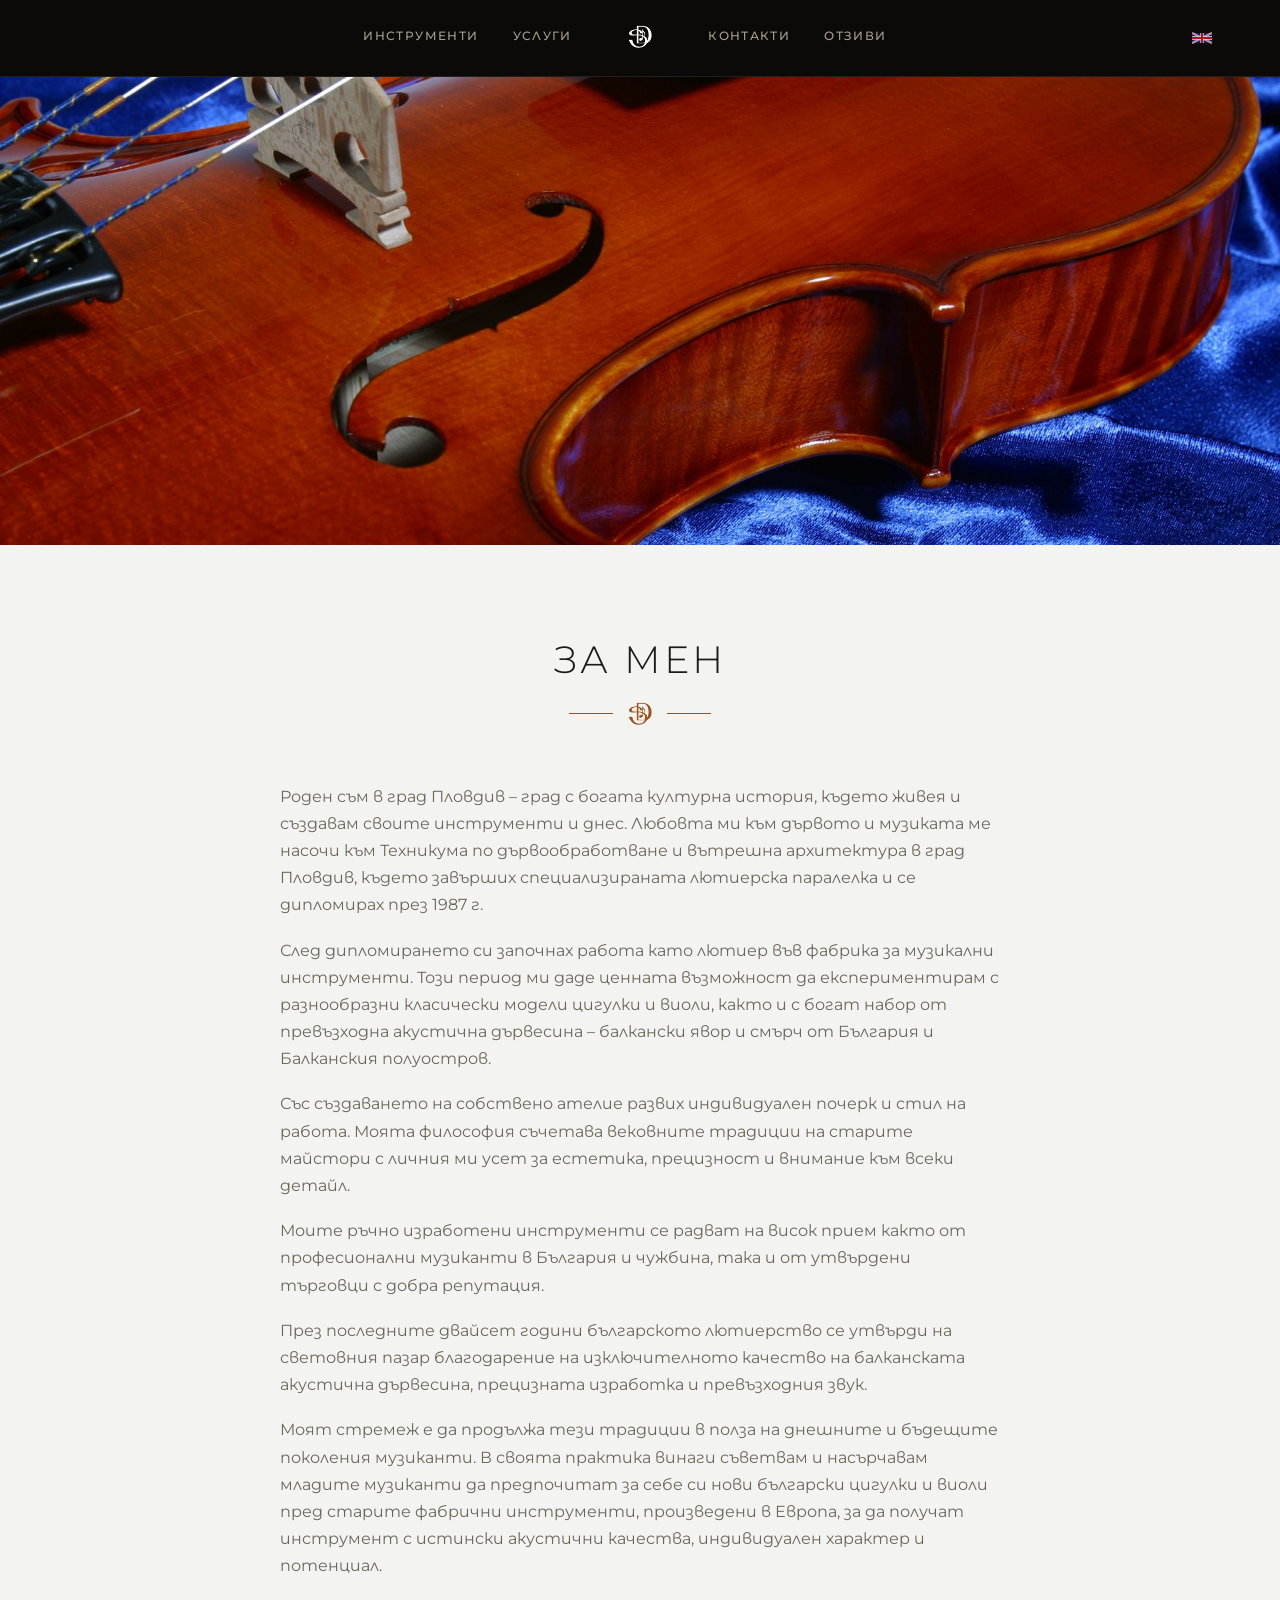
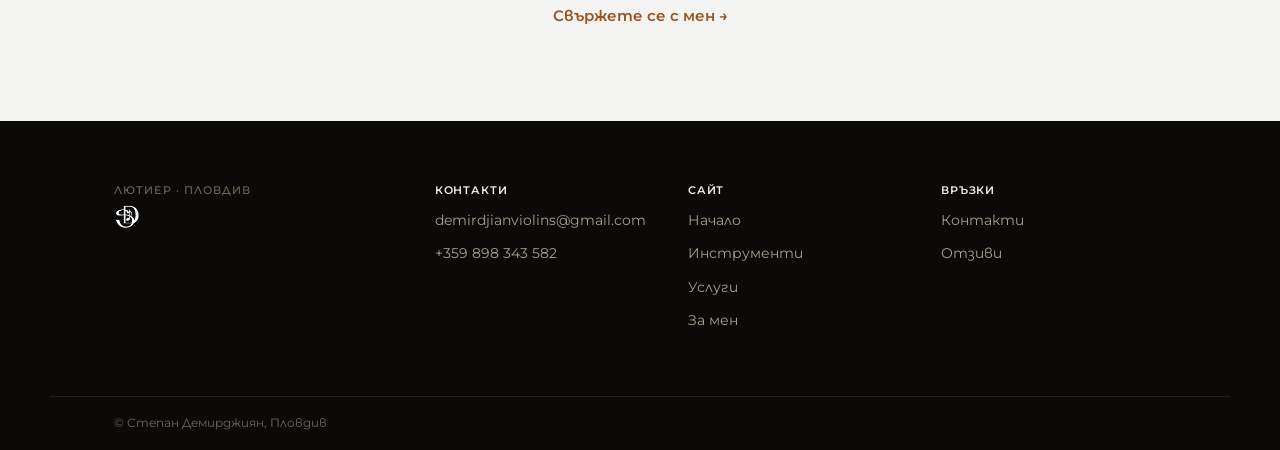
<file: about.html>
<!doctype html>
<html lang="bg" data-lang="bg">
<head>
<meta charset="utf-8">
<script>try{if(localStorage.getItem('lang')==='en')location.replace('/en'+location.pathname+location.search+location.hash)}catch(e){}</script>
<meta name="viewport" content="width=device-width,initial-scale=1,viewport-fit=cover">
<title>За мен — Степан Демирджиян, лютиер в Пловдив</title>
<meta name="description" content="Степан Демирджиян — лютиер в Пловдив. Работилница за изработка, ремонт и реставрация на цигулки и виоли.">
<link rel="canonical" href="https://bulgarian-violins.com/about.html">
<link rel="alternate" hreflang="bg" href="https://bulgarian-violins.com/about.html">
<link rel="alternate" hreflang="en" href="https://bulgarian-violins.com/en/about.html">
<link rel="alternate" hreflang="x-default" href="https://bulgarian-violins.com/about.html">
<meta property="og:title" content="За мен — Степан Демирджиян, лютиер в Пловдив">
<meta property="og:description" content="Степан Демирджиян — лютиер в Пловдив. Работилница за изработка, ремонт и реставрация на цигулки и виоли.">
<meta property="og:image" content="https://bulgarian-violins.com/photos/brand/og-image.jpg">
<meta property="og:image:width" content="1200">
<meta property="og:image:height" content="630">
<meta property="og:url" content="https://bulgarian-violins.com/about.html">
<meta property="og:type" content="website">
<meta property="og:locale" content="bg_BG">
<link rel="icon" href="/favicon.ico" sizes="48x48">
<link rel="icon" type="image/png" href="/photos/brand/favicon-192.png" sizes="192x192">
<link rel="apple-touch-icon" href="/photos/brand/apple-touch-icon.png">
<link rel="preconnect" href="https://fonts.googleapis.com">
<link rel="preconnect" href="https://fonts.gstatic.com" crossorigin>
<link rel="stylesheet" href="https://fonts.googleapis.com/css2?family=Newsreader:ital,wght@0,400;1,400&family=Montserrat:ital,wght@0,300;0,400;0,500;0,600;0,700;1,400&display=swap">
<link rel="stylesheet" href="styles.css">
</head>
<body>

<a class="skip-link" href="#main">Към основното съдържание</a>

<nav class="site-nav">
  <div class="nav-links left">
    <a href="index.html#instruments">Инструменти</a>
    <a href="services.html">Услуги</a>
  </div>
  <a class="wordmark" href="index.html"><img src="photos/brand/logo-white.png" alt="Степан Демирджиян — начало"></a>
  <div class="nav-links right">
    <a href="index.html#contact-home">Контакти</a>
    <a href="index.html#testimonials">Отзиви</a>
  </div>
  <button type="button" class="lang-toggle" aria-label="Превключи на английски">
    
    <svg viewBox="0 0 60 30" width="20" height="14" aria-hidden="true"><rect width="60" height="30" fill="#00247d"/><path d="M0,0 60,30M60,0 0,30" stroke="#fff" stroke-width="6"/><path d="M0,0 60,30M60,0 0,30" stroke="#cf142b" stroke-width="2"/><path d="M30,0V30M0,15H60" stroke="#fff" stroke-width="10"/><path d="M30,0V30M0,15H60" stroke="#cf142b" stroke-width="6"/></svg>
  </button>
</nav>

<main id="main">

<div class="page-banner big"><img decoding="async" src="photos/headers/about.jpg" alt="Ръчно изработена цигулка върху синя коприна"></div>

<section class="section shell">
  <div class="section-head">
    <h1>За мен</h1>
    <div class="divider"><i></i><span class="mark"></span><i></i></div>
  </div>

  <div class="svc-list">
    <p>Роден съм в град Пловдив – град с богата културна история, където живея и създавам своите инструменти и днес. Любовта ми към дървото и музиката ме насочи към Техникума по дървообработване и вътрешна архитектура в град Пловдив, където завърших специализираната лютиерска паралелка и се дипломирах през 1987 г.</p>
    <p>След дипломирането си започнах работа като лютиер във фабрика за музикални инструменти. Този период ми даде ценната възможност да експериментирам с разнообразни класически модели цигулки и виоли, както и с богат набор от превъзходна акустична дървесина – балкански явор и смърч от България и Балканския полуостров.</p>
    <p>Със създаването на собствено ателие развих индивидуален почерк и стил на работа. Моята философия съчетава вековните традиции на старите майстори с личния ми усет за естетика, прецизност и внимание към всеки детайл.</p>
    <p>Моите ръчно изработени инструменти се радват на висок прием както от професионални музиканти в България и чужбина, така и от утвърдени търговци с добра репутация.</p>
    <p>През последните двайсет години българското лютиерство се утвърди на световния пазар благодарение на изключителното качество на балканската акустична дървесина, прецизната изработка и превъзходния звук.</p>
    <p>Моят стремеж е да продължа тези традиции в полза на днешните и бъдещите поколения музиканти. В своята практика винаги съветвам и насърчавам младите музиканти да предпочитат за себе си нови български цигулки и виоли пред старите фабрични инструменти, произведени в Европа, за да получат инструмент с истински акустични качества, индивидуален характер и потенциал.</p>
  </div>

  <p class="inst-contact svc-contact"><a href="index.html#contact-home">Свържете се с мен →</a></p>
</section>

</main>

<footer class="site-footer">
  <div class="foot-grid shell">
    <div class="foot-brand">
      <a class="wordmark" href="index.html"><img src="photos/brand/logo-white.png" alt="Степан Демирджиян — начало"></a>
      <span>Лютиер · Пловдив</span>
    </div>
    <div class="foot-col">
      <b>Контакти</b>
      <a href="mailto:demirdjianviolins@gmail.com">demirdjianviolins@gmail.com</a>
      <a href="tel:+359898343582">+359 898 343 582</a>
    </div>
    <div class="foot-col">
      <b>Сайт</b>
      <a href="index.html">Начало</a>
      <a href="index.html#instruments">Инструменти</a>
      <a href="services.html">Услуги</a>
      <a href="about.html">За мен</a>
    </div>
    <div class="foot-col">
      <b>Връзки</b>
      <a href="index.html#contact-home">Контакти</a>
      <a href="index.html#testimonials">Отзиви</a>
    </div>
  </div>
  <div class="foot-bottom shell">
    <span>© Степан Демирджиян, Пловдив</span>
  </div>
</footer>

<script>
(function(){
  try{
    var html = document.documentElement;
    document.querySelectorAll('.lang-toggle').forEach(function(btn){
      btn.addEventListener('click', function(){
        var next = html.getAttribute('data-lang') === 'bg' ? 'en' : 'bg';
        try{ localStorage.setItem('lang', next); }catch(e){}
        var p = location.pathname.replace(/^\/en(\/|$)/, '/');
        location.href = (next === 'en' ? '/en' + p : p) + location.search + location.hash;
      });
    });
  }catch(err){}
})();
</script>
</body>
</html>
</file>
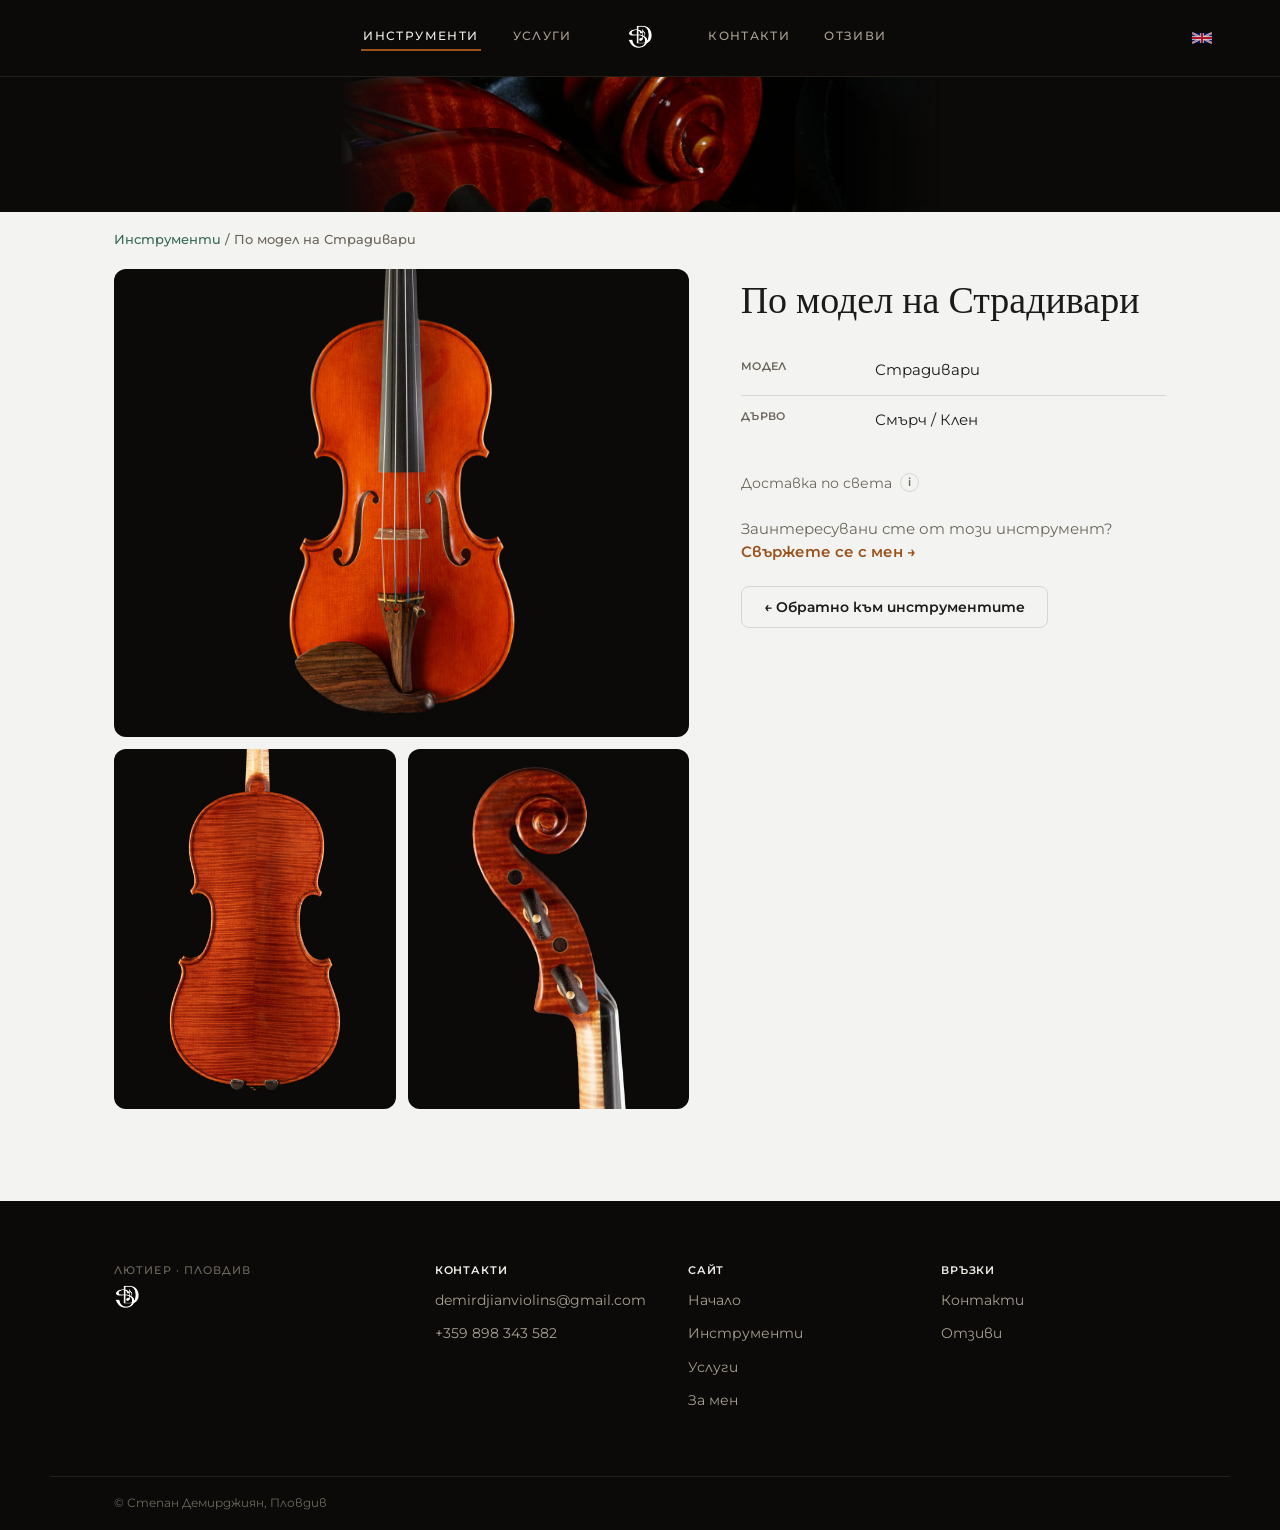
<file: instrument.html>
<!doctype html>
<html lang="bg" data-lang="bg">
<head>
<meta charset="utf-8">
<script>try{if(localStorage.getItem('lang')==='en')location.replace('/en'+location.pathname+location.search+location.hash)}catch(e){}</script>
<meta name="viewport" content="width=device-width,initial-scale=1,viewport-fit=cover">
<title>Цигулки и виоли по поръчка — лютиер Пловдив</title>
<meta name="description" content="Ръчно изработени цигулки и виоли по модел Страдивари, Гуарнери и Амати от лютиер Степан Демирджиян, Пловдив.">
<meta name="keywords" content="лютиер, лютиер Пловдив, цигулки Пловдив, цигулки България, виоли, violin maker Bulgaria">
<link rel="canonical" href="https://bulgarian-violins.com/instrument.html">
<link rel="alternate" hreflang="bg" href="https://bulgarian-violins.com/instrument.html">
<link rel="alternate" hreflang="en" href="https://bulgarian-violins.com/en/instrument.html">
<link rel="alternate" hreflang="x-default" href="https://bulgarian-violins.com/instrument.html">
<meta property="og:title" content="Цигулки и виоли по поръчка — лютиер Пловдив">
<meta property="og:description" content="Ръчно изработени цигулки и виоли по модел Страдивари, Гуарнери и Амати от лютиер Степан Демирджиян, Пловдив.">
<meta property="og:image" content="https://bulgarian-violins.com/photos/brand/og-image.jpg">
<meta property="og:image:width" content="1200">
<meta property="og:image:height" content="630">
<meta property="og:url" content="https://bulgarian-violins.com/instrument.html">
<meta property="og:type" content="website">
<meta property="og:locale" content="bg_BG">
<link rel="icon" href="/favicon.ico" sizes="48x48">
<link rel="icon" type="image/png" href="/photos/brand/favicon-192.png" sizes="192x192">
<link rel="preconnect" href="https://fonts.googleapis.com">
<link rel="preconnect" href="https://fonts.gstatic.com" crossorigin>
<link rel="stylesheet" href="https://fonts.googleapis.com/css2?family=Newsreader:ital,wght@0,400;1,400&family=Montserrat:ital,wght@0,300;0,400;0,500;0,600;0,700;1,400&display=swap">
<link rel="stylesheet" href="styles.css">
</head>
<body>

<a class="skip-link" href="#main">Skip to main content</a>

<nav class="site-nav">
  <div class="nav-links left">
    <a href="index.html#instruments" class="active"><span class="t-en">Instruments</span><span class="t-bg">Инструменти</span></a>
    <a href="services.html"><span class="t-en">Services</span><span class="t-bg">Услуги</span></a>
  </div>
  <a class="wordmark" href="index.html"><img src="photos/brand/logo-white.png" alt="Stepan Demirdjian — home"></a>
  <div class="nav-links right">
    <a href="index.html#contact-home"><span class="t-en">Contact</span><span class="t-bg">Контакти</span></a>
    <a href="index.html#testimonials"><span class="t-en">Testimonials</span><span class="t-bg">Отзиви</span></a>
  </div>
  <button type="button" class="lang-toggle" aria-label="Switch language / Смени езика">
    <span class="t-en"><svg viewBox="0 0 3 2" width="20" height="14" aria-hidden="true"><rect width="3" height="2" fill="#fff"/><rect y="0.667" width="3" height="0.667" fill="#00966E"/><rect y="1.333" width="3" height="0.667" fill="#D62612"/></svg></span>
    <span class="t-bg"><svg viewBox="0 0 60 30" width="20" height="14" aria-hidden="true"><rect width="60" height="30" fill="#00247d"/><path d="M0,0 60,30M60,0 0,30" stroke="#fff" stroke-width="6"/><path d="M0,0 60,30M60,0 0,30" stroke="#cf142b" stroke-width="2"/><path d="M30,0V30M0,15H60" stroke="#fff" stroke-width="10"/><path d="M30,0V30M0,15H60" stroke="#cf142b" stroke-width="6"/></svg></span>
  </button>
</nav>

<main id="main">

<div class="page-banner"><img decoding="async" src="photos/headers/instrument.jpg" alt="Close-up of a handmade violin scroll"></div>

<div class="shell crumb"><a href="index.html#instruments"><span class="t-en">Instruments</span><span class="t-bg">Инструменти</span></a> / <span data-i="name">Inspired by Stradivari</span></div>

<section class="inst-detail shell">
  <div class="detail-grid">
    <div class="gallery">
      <img class="front" data-i="front" decoding="async" src="photos/stradivari/front.jpg" alt="Inspired by Stradivari, front">
      <img class="back" data-i="back" decoding="async" src="photos/stradivari/back.jpg" alt="Inspired by Stradivari, back">
      <img class="back" data-i="scroll" decoding="async" src="photos/stradivari/scroll.jpg" alt="Inspired by Stradivari, scroll">
    </div>
    <div class="panel">
      <h1 data-i="name">Inspired by Stradivari</h1>

      <div class="spec-list">
        <div><b><span class="t-en">Model</span><span class="t-bg">Модел</span></b><span class="mono" data-i="model">Stradivari</span></div>
        <div data-i="size-row"><b><span class="t-en">Size</span><span class="t-bg">Размер</span></b><span class="mono" data-i="size">—</span></div>
        <div><b><span class="t-en">Wood</span><span class="t-bg">Дърво</span></b><span class="mono"><span class="t-en">Spruce / Maple</span><span class="t-bg">Смърч / Клен</span></span></div>
      </div>

      <div class="ship-row">
        <span class="t-en">Ships worldwide</span><span class="t-bg">Доставка по света</span>
        <span class="tt-wrap" tabindex="0">
          <span class="tt-trigger">i</span>
          <span class="tt-bubble"><span class="t-en">Packing and cost are agreed by email before sending.</span><span class="t-bg">Опаковката и цената се уговарят по имейл преди изпращане.</span></span>
        </span>
      </div>

      <p class="inst-contact"><span class="t-en">Interested in this instrument? <a href="index.html#contact-home">Contact me →</a></span><span class="t-bg">Заинтересувани сте от този инструмент? <a href="index.html#contact-home">Свържете се с мен →</a></span></p>

      <div class="ctas">
        <a class="btn ghost" href="index.html#instruments"><span class="t-en">← Back to instruments</span><span class="t-bg">← Обратно към инструментите</span></a>
      </div>
    </div>
  </div>
</section>

</main>

<footer class="site-footer">
  <div class="foot-grid shell">
    <div class="foot-brand">
      <a class="wordmark" href="index.html"><img src="photos/brand/logo-white.png" alt="Stepan Demirdjian — home"></a>
      <span><span class="t-en">Violin Maker · Plovdiv</span><span class="t-bg">Лютиер · Пловдив</span></span>
    </div>
    <div class="foot-col">
      <b><span class="t-en">Contact</span><span class="t-bg">Контакти</span></b>
      <a href="mailto:demirdjianviolins@gmail.com">demirdjianviolins@gmail.com</a>
      <a href="tel:+359898343582">+359 898 343 582</a>
    </div>
    <div class="foot-col">
      <b><span class="t-en">Site</span><span class="t-bg">Сайт</span></b>
      <a href="index.html"><span class="t-en">Home</span><span class="t-bg">Начало</span></a>
      <a href="index.html#instruments"><span class="t-en">Instruments</span><span class="t-bg">Инструменти</span></a>
      <a href="services.html"><span class="t-en">Services</span><span class="t-bg">Услуги</span></a>
      <a href="about.html"><span class="t-en">About</span><span class="t-bg">За мен</span></a>
    </div>
    <div class="foot-col">
      <b><span class="t-en">Links</span><span class="t-bg">Връзки</span></b>
      <a href="index.html#contact-home"><span class="t-en">Contact</span><span class="t-bg">Контакти</span></a>
      <a href="index.html#testimonials"><span class="t-en">Testimonials</span><span class="t-bg">Отзиви</span></a>
    </div>
  </div>
  <div class="foot-bottom shell">
    <span><span class="t-en">© Stepan Demirdjian, Plovdiv</span><span class="t-bg">© Степан Демирджиян, Пловдив</span></span>
  </div>
</footer>

<dialog id="lightbox" aria-label="Photo, full size">
  <button class="lb-btn lb-close" type="button" aria-label="Close">&times;</button>
  <img alt="">
  <button class="lb-btn lb-prev" type="button" aria-label="Previous photo">&lsaquo;</button>
  <button class="lb-btn lb-next" type="button" aria-label="Next photo">&rsaquo;</button>
</dialog>

<script>
document.addEventListener('DOMContentLoaded', function(){
  try{
    document.querySelectorAll('.tt-wrap').forEach(function(wrap){
      var trigger = wrap.querySelector('.tt-trigger');
      if(!trigger) return;
      trigger.addEventListener('click', function(e){
        e.preventDefault();
        wrap.classList.toggle('open');
      });
    });
    document.addEventListener('click', function(e){
      document.querySelectorAll('.tt-wrap.open').forEach(function(wrap){
        if(!wrap.contains(e.target)) wrap.classList.remove('open');
      });
    });
  }catch(err){}
});
</script>
<script>
(function(){
  var INSTRUMENTS = {
    'stradivari': {name:{en:'Inspired by Stradivari', bg:'По модел на Страдивари'}, model:{en:'Stradivari', bg:'Страдивари'}},
    'guarneri':   {name:{en:'Inspired by Guarneri',   bg:'По модел на Гуарнери'},   model:{en:'Guarneri',   bg:'Гуарнери'}},
    'viola-16':   {name:{en:'Viola 16″',              bg:'Виола 16″'},              model:{en:'Viola', bg:'Виола'}, size:'16″'},
    'viola-15-5': {name:{en:'Viola 15.5″',            bg:'Виола 15.5″'},            model:{en:'Viola', bg:'Виола'}, size:'15.5″'}
  };
  function langSpans(en, bg){ return '<span class="t-en">' + en + '</span><span class="t-bg">' + bg + '</span>'; }
  var key = new URLSearchParams(location.search).get('i') || 'stradivari';
  var d = INSTRUMENTS[key] || INSTRUMENTS[key = 'stradivari'];
  document.title = d.name.en + ' — Stepan Demirdjian';
  document.querySelectorAll('[data-i="name"]').forEach(function(el){ el.innerHTML = langSpans(d.name.en, d.name.bg); });
  document.querySelector('[data-i="model"]').innerHTML = langSpans(d.model.en, d.model.bg);
  // Violin sizes are not known yet, so the row is left out rather than showing a dash.
  if(d.size) document.querySelector('[data-i="size"]').textContent = d.size;
  else document.querySelector('[data-i="size-row"]').remove();
  ['front','back','scroll'].forEach(function(v){
    var img = document.querySelector('[data-i="' + v + '"]');
    img.src = 'photos/' + key + '/' + v + '.jpg';
    img.alt = d.name.en + ', ' + v;
  });

  var lb = document.getElementById('lightbox'), big = lb.querySelector('img');
  var photos = Array.prototype.slice.call(document.querySelectorAll('.gallery img')), cur = 0;
  function open(n){
    cur = (n + photos.length) % photos.length;
    big.src = photos[cur].src; big.alt = photos[cur].alt;
    if(!lb.open) lb.showModal();
  }
  photos.forEach(function(img, n){
    img.tabIndex = 0;
    img.setAttribute('role', 'button');
    img.addEventListener('click', function(){ open(n); });
    img.addEventListener('keydown', function(e){ if(e.key === 'Enter' || e.key === ' '){ e.preventDefault(); open(n); } });
  });
  lb.querySelector('.lb-prev').addEventListener('click', function(){ open(cur - 1); });
  lb.querySelector('.lb-next').addEventListener('click', function(){ open(cur + 1); });
  lb.querySelector('.lb-close').addEventListener('click', function(){ lb.close(); });
  // Tapping the dark backdrop or the photo itself also closes it.
  lb.addEventListener('click', function(e){ if(e.target === lb || e.target === big) lb.close(); });
  lb.addEventListener('keydown', function(e){
    if(e.key === 'ArrowLeft') open(cur - 1);
    if(e.key === 'ArrowRight') open(cur + 1);
  });
})();
</script>

<script>
(function(){
  try{
    var html = document.documentElement;
    document.querySelectorAll('.lang-toggle').forEach(function(btn){
      btn.addEventListener('click', function(){
        var next = html.getAttribute('data-lang') === 'bg' ? 'en' : 'bg';
        try{ localStorage.setItem('lang', next); }catch(e){}
        var p = location.pathname.replace(/^\/en(\/|$)/, '/');
        location.href = (next === 'en' ? '/en' + p : p) + location.search + location.hash;
      });
    });
  }catch(err){}
})();
</script>
</body>
</html>
</file>
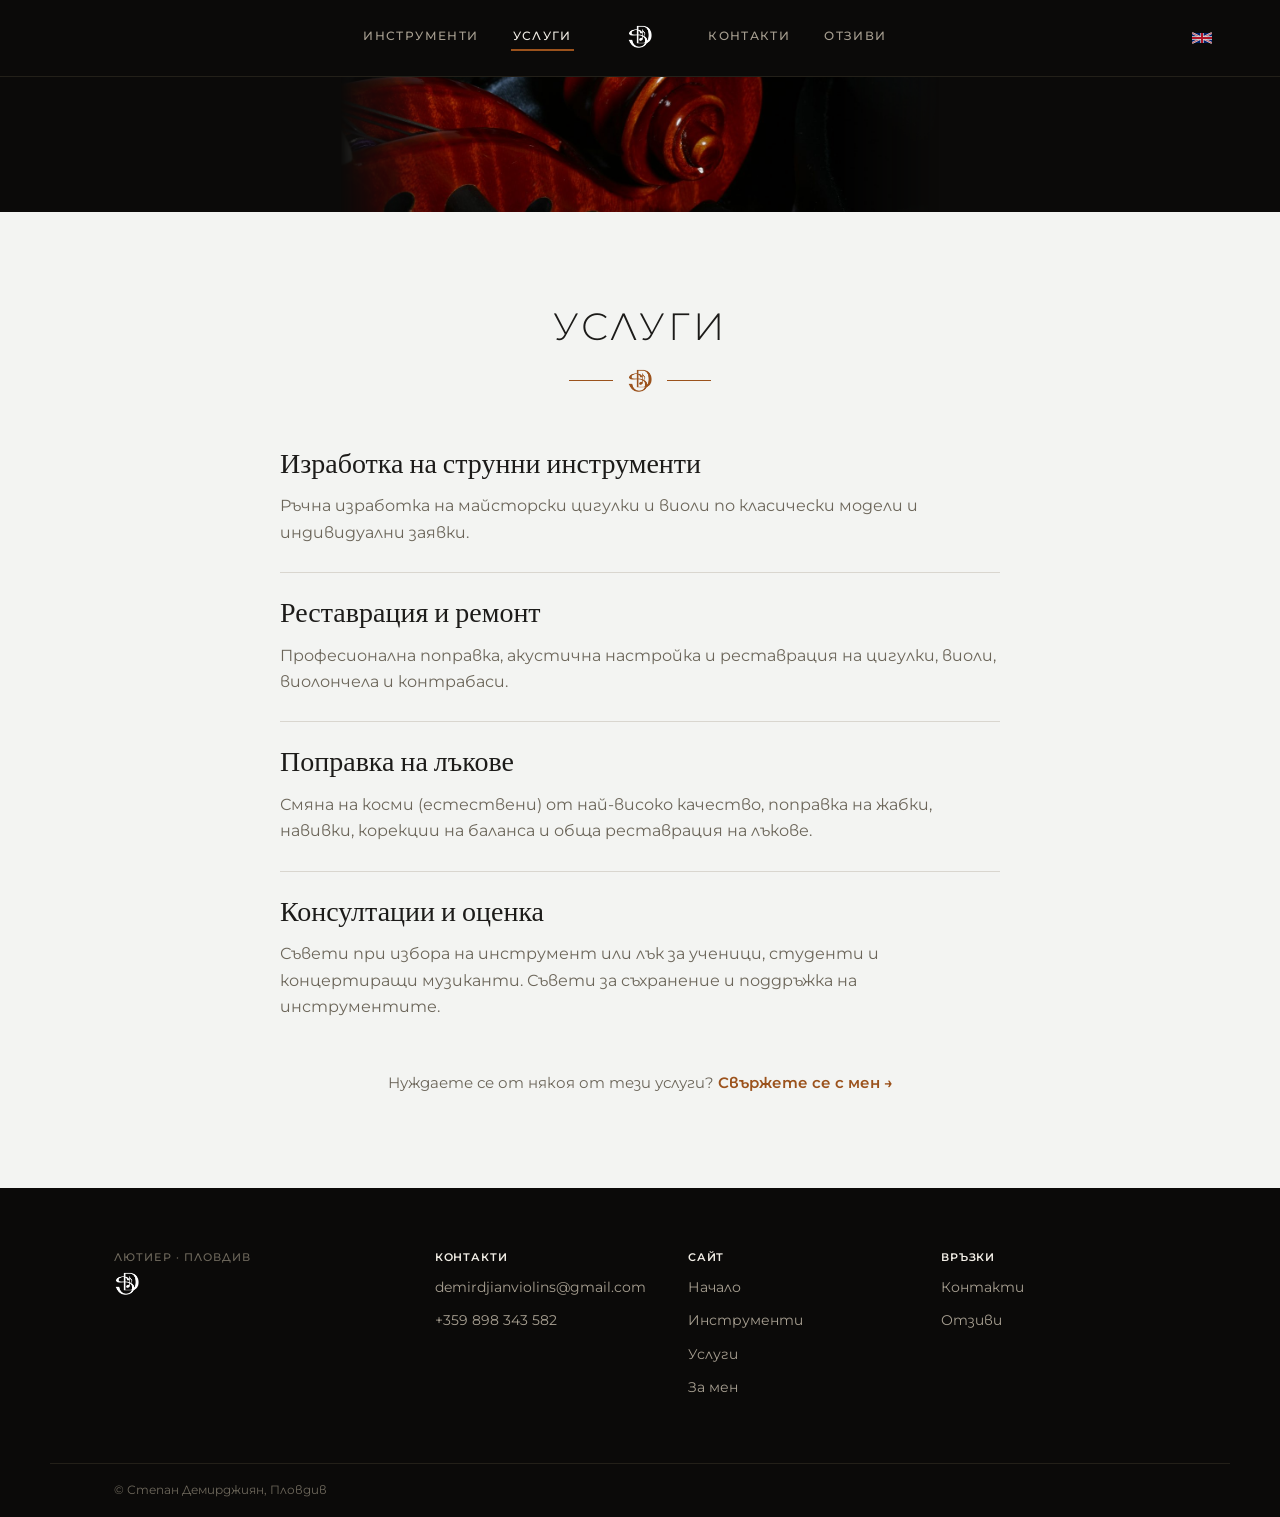
<file: services.html>
<!doctype html>
<html lang="bg" data-lang="bg">
<head>
<meta charset="utf-8">
<script>try{if(localStorage.getItem('lang')==='en')location.replace('/en'+location.pathname+location.search+location.hash)}catch(e){}</script>
<meta name="viewport" content="width=device-width,initial-scale=1,viewport-fit=cover">
<title>Поправка на цигулки и лъкове — лютиер Пловдив</title>
<meta name="description" content="Поправка и реставрация на цигулки, виоли и виолончела, смяна на косъм на лък, настройка — лютиер Степан Демирджиян, Пловдив.">
<meta name="keywords" content="лютиер Пловдив, ремонт на цигулки, реставрация цигулка, смяна на косми на лък, violin repair Bulgaria, bow rehair Plovdiv">
<link rel="canonical" href="https://bulgarian-violins.com/services.html">
<link rel="alternate" hreflang="bg" href="https://bulgarian-violins.com/services.html">
<link rel="alternate" hreflang="en" href="https://bulgarian-violins.com/en/services.html">
<link rel="alternate" hreflang="x-default" href="https://bulgarian-violins.com/services.html">
<meta property="og:title" content="Поправка на цигулки и лъкове — лютиер Пловдив">
<meta property="og:description" content="Поправка и реставрация на цигулки, виоли и виолончела, смяна на косъм на лък, настройка — лютиер Степан Демирджиян, Пловдив.">
<meta property="og:image" content="https://bulgarian-violins.com/photos/brand/og-image.jpg">
<meta property="og:image:width" content="1200">
<meta property="og:image:height" content="630">
<meta property="og:url" content="https://bulgarian-violins.com/services.html">
<meta property="og:type" content="website">
<meta property="og:locale" content="bg_BG">
<script type="application/ld+json">
{"@context":"https://schema.org","@type":"Service","serviceType":"Ремонт и реставрация на цигулки и виоли","provider":{"@type":"LocalBusiness","name":"Stepan Demirdjian — Violin Maker","url":"https://bulgarian-violins.com/","telephone":"+359898343582","address":{"@type":"PostalAddress","streetAddress":"99 Ruski Blvd","addressLocality":"Plovdiv","addressCountry":"BG"}},"areaServed":["Plovdiv","Bulgaria"],"hasOfferCatalog":{"@type":"OfferCatalog","name":"Услуги","itemListElement":[{"@type":"Offer","itemOffered":{"@type":"Service","name":"Поправка на цигулки"}},{"@type":"Offer","itemOffered":{"@type":"Service","name":"Реставрация на цигулки и виоли"}},{"@type":"Offer","itemOffered":{"@type":"Service","name":"Смяна на косъм на лък"}},{"@type":"Offer","itemOffered":{"@type":"Service","name":"Ремонт на виолончела"}},{"@type":"Offer","itemOffered":{"@type":"Service","name":"Изработка на цигулка и виола по поръчка"}}]}}
</script>
<link rel="icon" href="/favicon.ico" sizes="48x48">
<link rel="icon" type="image/png" href="/photos/brand/favicon-192.png" sizes="192x192">
<link rel="apple-touch-icon" href="/photos/brand/apple-touch-icon.png">
<link rel="preconnect" href="https://fonts.googleapis.com">
<link rel="preconnect" href="https://fonts.gstatic.com" crossorigin>
<link rel="stylesheet" href="https://fonts.googleapis.com/css2?family=Newsreader:ital,wght@0,400;1,400&family=Montserrat:ital,wght@0,300;0,400;0,500;0,600;0,700;1,400&display=swap">
<link rel="stylesheet" href="styles.css">
</head>
<body>

<a class="skip-link" href="#main">Към основното съдържание</a>

<nav class="site-nav">
  <div class="nav-links left">
    <a href="index.html#instruments">Инструменти</a>
    <a href="services.html" class="active">Услуги</a>
  </div>
  <a class="wordmark" href="index.html"><img src="photos/brand/logo-white.png" alt="Степан Демирджиян — начало"></a>
  <div class="nav-links right">
    <a href="index.html#contact-home">Контакти</a>
    <a href="index.html#testimonials">Отзиви</a>
  </div>
  <button type="button" class="lang-toggle" aria-label="Превключи на английски">
    
    <svg viewBox="0 0 60 30" width="20" height="14" aria-hidden="true"><rect width="60" height="30" fill="#00247d"/><path d="M0,0 60,30M60,0 0,30" stroke="#fff" stroke-width="6"/><path d="M0,0 60,30M60,0 0,30" stroke="#cf142b" stroke-width="2"/><path d="M30,0V30M0,15H60" stroke="#fff" stroke-width="10"/><path d="M30,0V30M0,15H60" stroke="#cf142b" stroke-width="6"/></svg>
  </button>
</nav>

<main id="main">

<div class="page-banner"><img decoding="async" src="photos/headers/instrument.jpg" alt="Главичка на ръчно изработена цигулка отблизо"></div>

<section class="section shell">
  <div class="section-head">
    <h1>Услуги</h1>
    <div class="divider"><i></i><span class="mark"></span><i></i></div>
  </div>

  <div class="svc-list">
    <div class="svc">
      <h2>Изработка на струнни инструменти</h2>
      <p>Ръчна изработка на майсторски цигулки и виоли по класически модели и индивидуални заявки.</p>
    </div>
    <div class="svc">
      <h2>Реставрация и ремонт</h2>
      <p>Професионална поправка, акустична настройка и реставрация на цигулки, виоли, виолончела и контрабаси.</p>
    </div>
    <div class="svc">
      <h2>Поправка на лъкове</h2>
      <p>Смяна на косми (естествени) от най-високо качество, поправка на жабки, навивки, корекции на баланса и обща реставрация на лъкове.</p>
    </div>
    <div class="svc">
      <h2>Консултации и оценка</h2>
      <p>Съвети при избора на инструмент или лък за ученици, студенти и концертиращи музиканти. Съвети за съхранение и поддръжка на инструментите.</p>
    </div>
  </div>

  <p class="inst-contact svc-contact">Нуждаете се от някоя от тези услуги? <a href="index.html#contact-home">Свържете се с мен →</a></p>
</section>

</main>

<footer class="site-footer">
  <div class="foot-grid shell">
    <div class="foot-brand">
      <a class="wordmark" href="index.html"><img src="photos/brand/logo-white.png" alt="Степан Демирджиян — начало"></a>
      <span>Лютиер · Пловдив</span>
    </div>
    <div class="foot-col">
      <b>Контакти</b>
      <a href="mailto:demirdjianviolins@gmail.com">demirdjianviolins@gmail.com</a>
      <a href="tel:+359898343582">+359 898 343 582</a>
    </div>
    <div class="foot-col">
      <b>Сайт</b>
      <a href="index.html">Начало</a>
      <a href="index.html#instruments">Инструменти</a>
      <a href="services.html">Услуги</a>
      <a href="about.html">За мен</a>
    </div>
    <div class="foot-col">
      <b>Връзки</b>
      <a href="index.html#contact-home">Контакти</a>
      <a href="index.html#testimonials">Отзиви</a>
    </div>
  </div>
  <div class="foot-bottom shell">
    <span>© Степан Демирджиян, Пловдив</span>
  </div>
</footer>

<script>
(function(){
  try{
    var html = document.documentElement;
    document.querySelectorAll('.lang-toggle').forEach(function(btn){
      btn.addEventListener('click', function(){
        var next = html.getAttribute('data-lang') === 'bg' ? 'en' : 'bg';
        try{ localStorage.setItem('lang', next); }catch(e){}
        var p = location.pathname.replace(/^\/en(\/|$)/, '/');
        location.href = (next === 'en' ? '/en' + p : p) + location.search + location.hash;
      });
    });
  }catch(err){}
})();
</script>
</body>
</html>
</file>
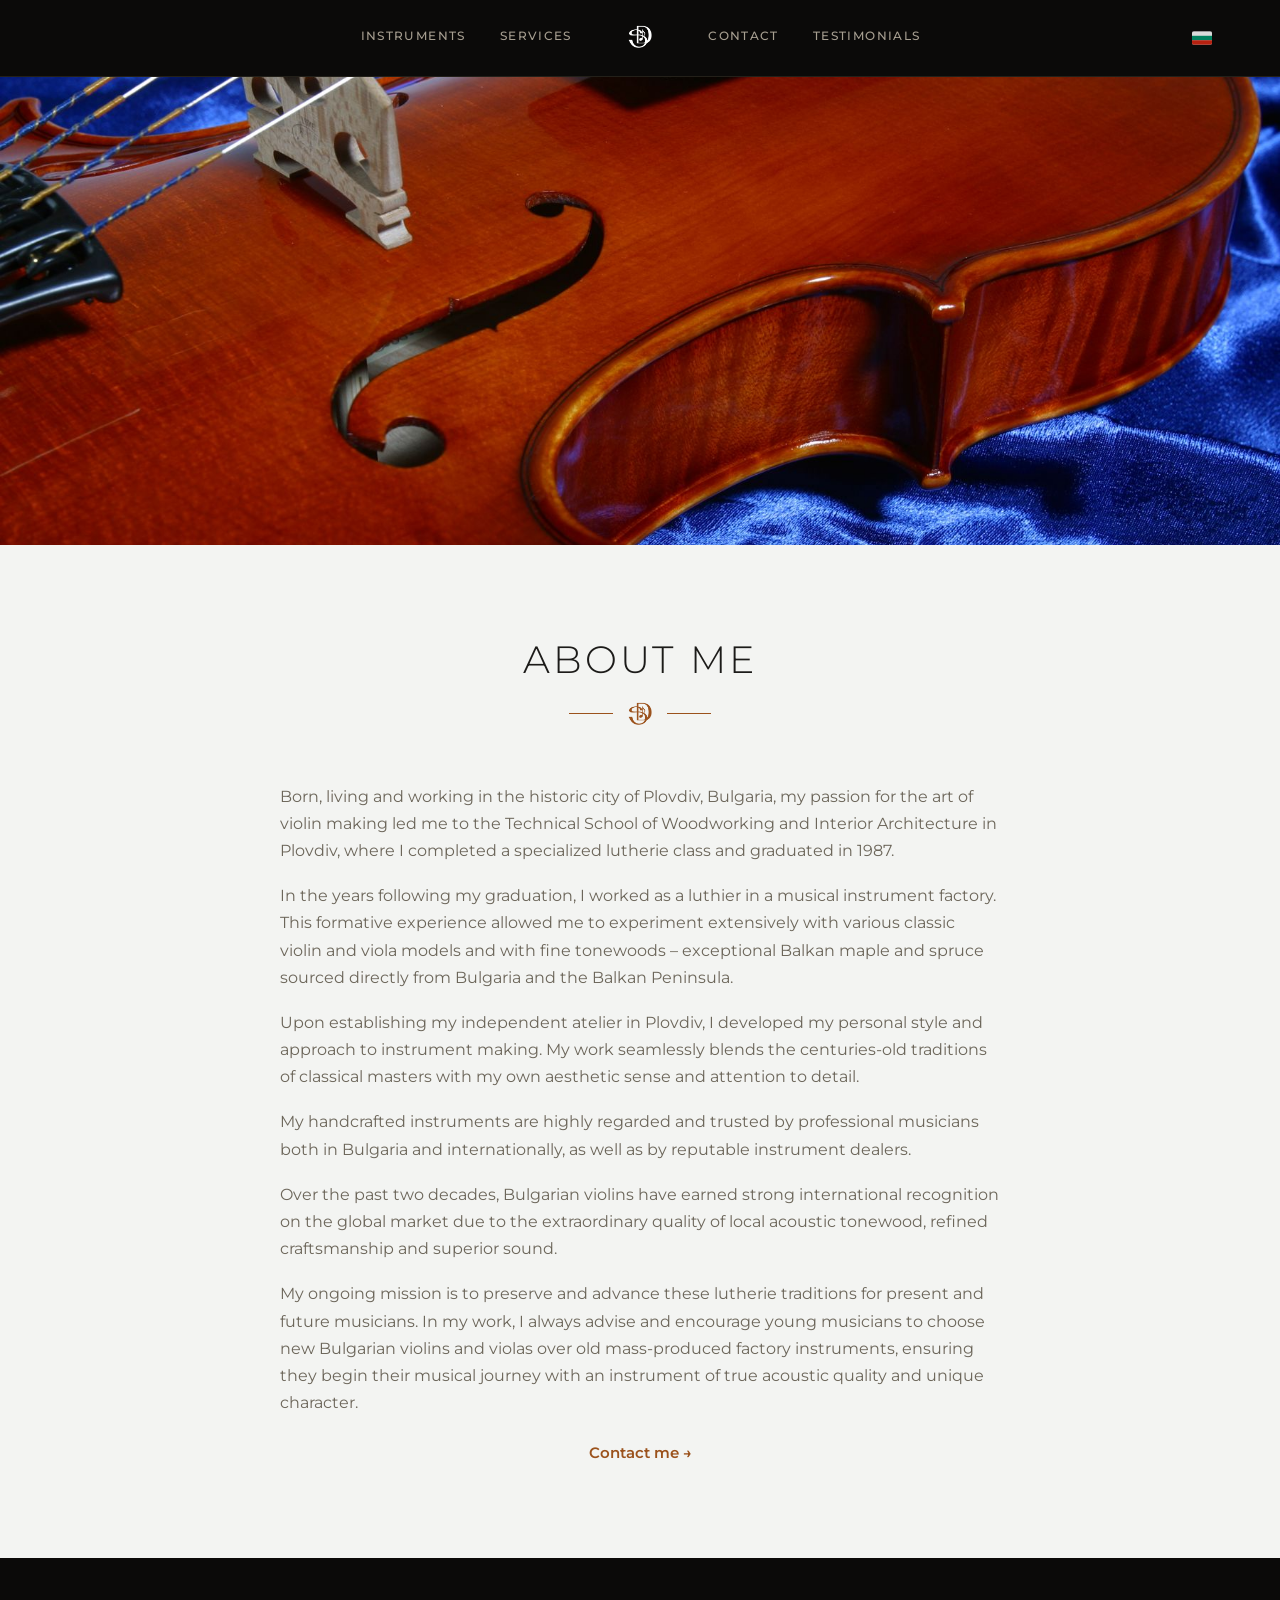
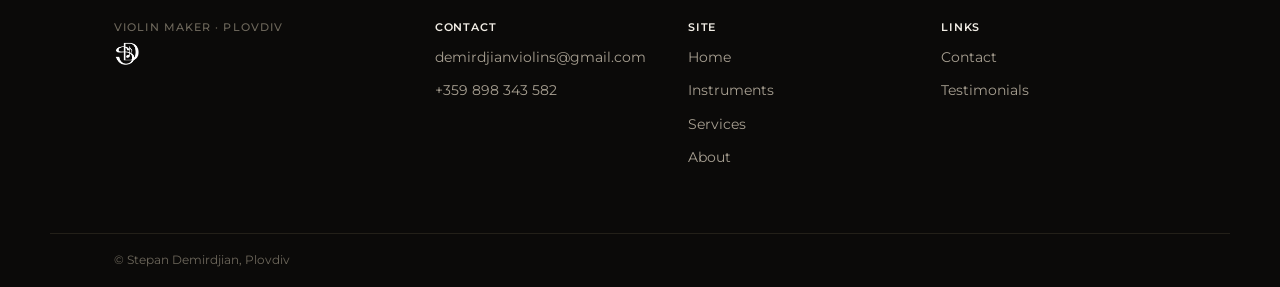
<file: en/about.html>
<!doctype html>
<html lang="en" data-lang="en">
<head>
<meta charset="utf-8">
<script>try{if(localStorage.getItem('lang')==='bg')location.replace(location.pathname.replace(/^\/en(\/|$)/,'/')+location.search+location.hash)}catch(e){}</script>
<meta name="viewport" content="width=device-width,initial-scale=1,viewport-fit=cover">
<title>About — Stepan Demirdjian, Violin Maker</title>
<meta name="description" content="Stepan Demirdjian, luthier in Plovdiv, Bulgaria. A workshop for making, repairing and restoring violins and violas.">
<link rel="canonical" href="https://bulgarian-violins.com/en/about.html">
<link rel="alternate" hreflang="bg" href="https://bulgarian-violins.com/about.html">
<link rel="alternate" hreflang="en" href="https://bulgarian-violins.com/en/about.html">
<link rel="alternate" hreflang="x-default" href="https://bulgarian-violins.com/about.html">
<meta property="og:title" content="About — Stepan Demirdjian, Violin Maker">
<meta property="og:description" content="Stepan Demirdjian, luthier in Plovdiv, Bulgaria. A workshop for making, repairing and restoring violins and violas.">
<meta property="og:image" content="https://bulgarian-violins.com/photos/brand/og-image.jpg">
<meta property="og:image:width" content="1200">
<meta property="og:image:height" content="630">
<meta property="og:url" content="https://bulgarian-violins.com/en/about.html">
<meta property="og:type" content="website">
<meta property="og:locale" content="en_GB">
<link rel="icon" href="/favicon.ico" sizes="48x48">
<link rel="icon" type="image/png" href="/photos/brand/favicon-192.png" sizes="192x192">
<link rel="apple-touch-icon" href="/photos/brand/apple-touch-icon.png">
<link rel="preconnect" href="https://fonts.googleapis.com">
<link rel="preconnect" href="https://fonts.gstatic.com" crossorigin>
<link rel="stylesheet" href="https://fonts.googleapis.com/css2?family=Newsreader:ital,wght@0,400;1,400&family=Montserrat:ital,wght@0,300;0,400;0,500;0,600;0,700;1,400&display=swap">
<link rel="stylesheet" href="../styles.css">
</head>
<body>

<a class="skip-link" href="#main">Skip to main content</a>

<nav class="site-nav">
  <div class="nav-links left">
    <a href="index.html#instruments">Instruments</a>
    <a href="services.html">Services</a>
  </div>
  <a class="wordmark" href="index.html"><img src="../photos/brand/logo-white.png" alt="Stepan Demirdjian — home"></a>
  <div class="nav-links right">
    <a href="index.html#contact-home">Contact</a>
    <a href="index.html#testimonials">Testimonials</a>
  </div>
  <button type="button" class="lang-toggle" aria-label="Switch to Bulgarian">
    <svg viewBox="0 0 3 2" width="20" height="14" aria-hidden="true"><rect width="3" height="2" fill="#fff"/><rect y="0.667" width="3" height="0.667" fill="#00966E"/><rect y="1.333" width="3" height="0.667" fill="#D62612"/></svg>
    
  </button>
</nav>

<main id="main">

<div class="page-banner big"><img decoding="async" src="../photos/headers/about.jpg" alt="Handmade violin on blue silk"></div>

<section class="section shell">
  <div class="section-head">
    <h1>About Me</h1>
    <div class="divider"><i></i><span class="mark"></span><i></i></div>
  </div>

  <div class="svc-list">
    <p>Born, living and working in the historic city of Plovdiv, Bulgaria, my passion for the art of violin making led me to the Technical School of Woodworking and Interior Architecture in Plovdiv, where I completed a specialized lutherie class and graduated in 1987.</p>
    <p>In the years following my graduation, I worked as a luthier in a musical instrument factory. This formative experience allowed me to experiment extensively with various classic violin and viola models and with fine tonewoods – exceptional Balkan maple and spruce sourced directly from Bulgaria and the Balkan Peninsula.</p>
    <p>Upon establishing my independent atelier in Plovdiv, I developed my personal style and approach to instrument making. My work seamlessly blends the centuries-old traditions of classical masters with my own aesthetic sense and attention to detail.</p>
    <p>My handcrafted instruments are highly regarded and trusted by professional musicians both in Bulgaria and internationally, as well as by reputable instrument dealers.</p>
    <p>Over the past two decades, Bulgarian violins have earned strong international recognition on the global market due to the extraordinary quality of local acoustic tonewood, refined craftsmanship and superior sound.</p>
    <p>My ongoing mission is to preserve and advance these lutherie traditions for present and future musicians. In my work, I always advise and encourage young musicians to choose new Bulgarian violins and violas over old mass-produced factory instruments, ensuring they begin their musical journey with an instrument of true acoustic quality and unique character.</p>
  </div>

  <p class="inst-contact svc-contact"><a href="index.html#contact-home">Contact me →</a></p>
</section>

</main>

<footer class="site-footer">
  <div class="foot-grid shell">
    <div class="foot-brand">
      <a class="wordmark" href="index.html"><img src="../photos/brand/logo-white.png" alt="Stepan Demirdjian — home"></a>
      <span>Violin Maker · Plovdiv</span>
    </div>
    <div class="foot-col">
      <b>Contact</b>
      <a href="mailto:demirdjianviolins@gmail.com">demirdjianviolins@gmail.com</a>
      <a href="tel:+359898343582">+359 898 343 582</a>
    </div>
    <div class="foot-col">
      <b>Site</b>
      <a href="index.html">Home</a>
      <a href="index.html#instruments">Instruments</a>
      <a href="services.html">Services</a>
      <a href="about.html">About</a>
    </div>
    <div class="foot-col">
      <b>Links</b>
      <a href="index.html#contact-home">Contact</a>
      <a href="index.html#testimonials">Testimonials</a>
    </div>
  </div>
  <div class="foot-bottom shell">
    <span>© Stepan Demirdjian, Plovdiv</span>
  </div>
</footer>

<script>
(function(){
  try{
    var html = document.documentElement;
    document.querySelectorAll('.lang-toggle').forEach(function(btn){
      btn.addEventListener('click', function(){
        var next = html.getAttribute('data-lang') === 'bg' ? 'en' : 'bg';
        try{ localStorage.setItem('lang', next); }catch(e){}
        var p = location.pathname.replace(/^\/en(\/|$)/, '/');
        location.href = (next === 'en' ? '/en' + p : p) + location.search + location.hash;
      });
    });
  }catch(err){}
})();
</script>
</body>
</html>
</file>
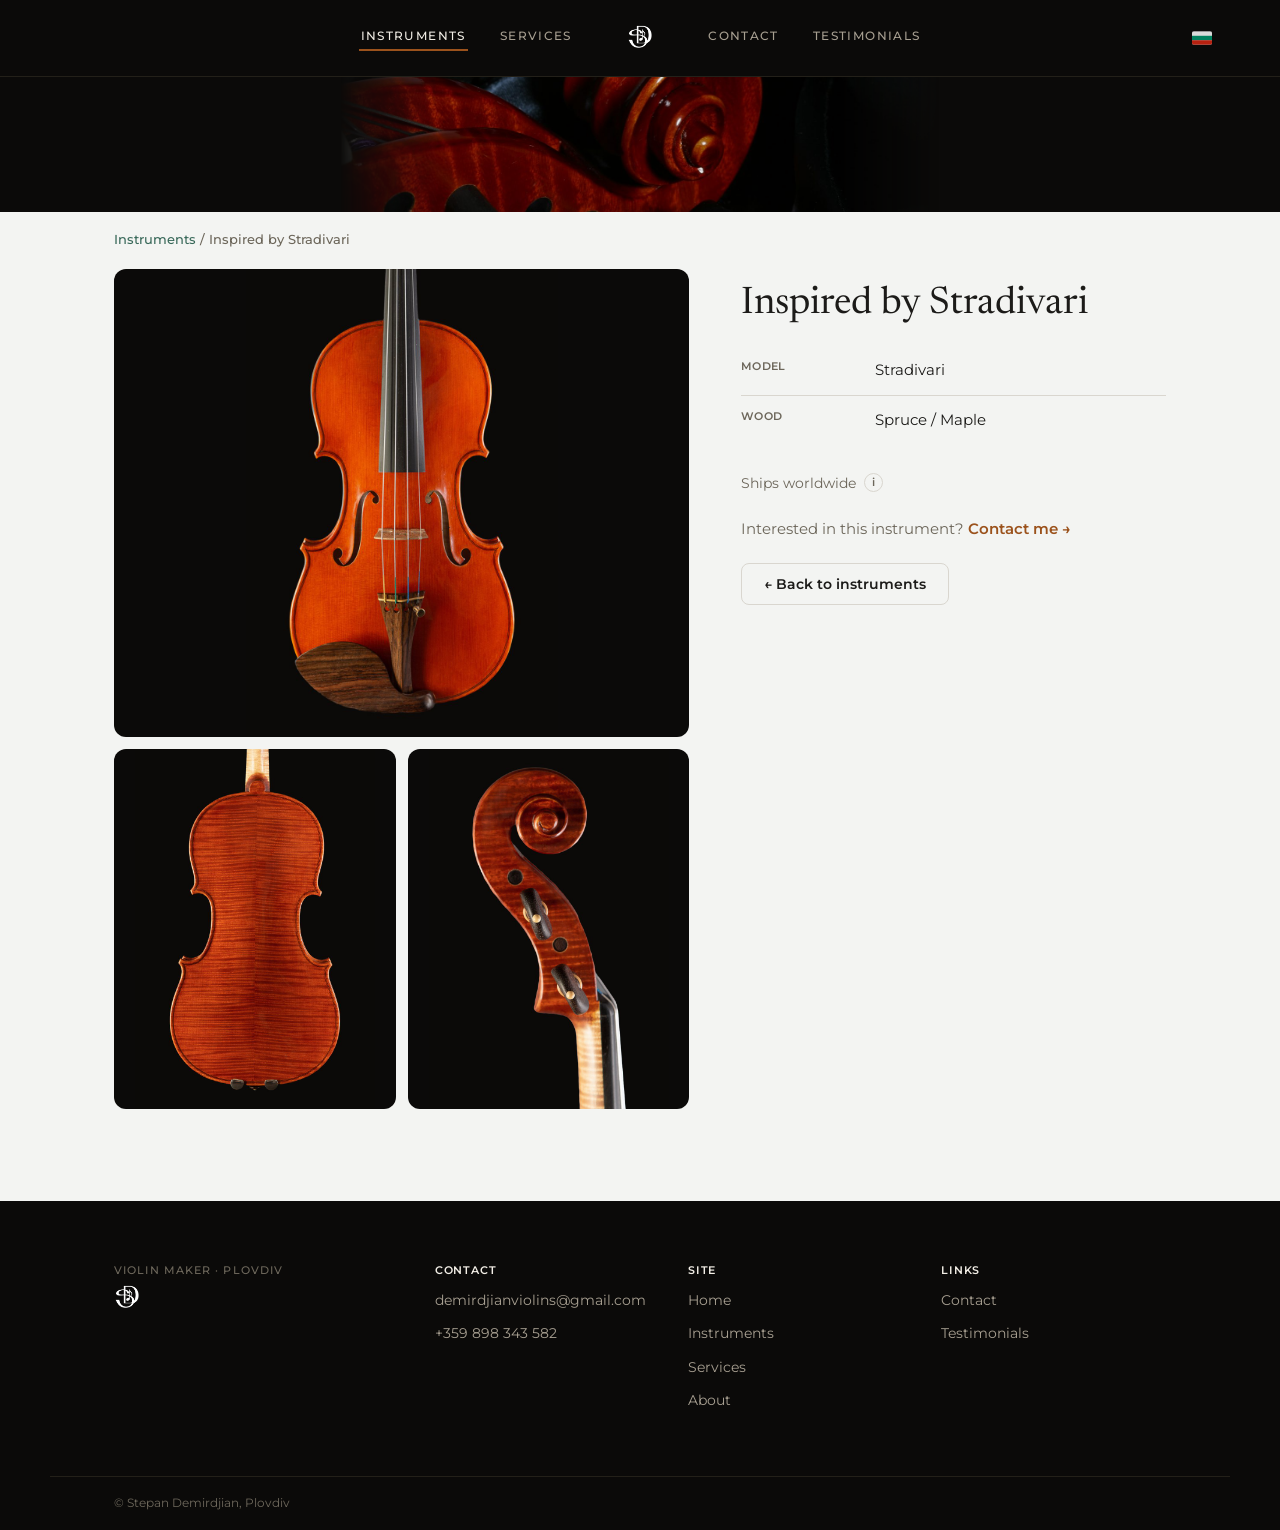
<file: en/instrument.html>
<!doctype html>
<html lang="en" data-lang="en">
<head>
<meta charset="utf-8">
<script>try{if(localStorage.getItem('lang')==='bg')location.replace(location.pathname.replace(/^\/en(\/|$)/,'/')+location.search+location.hash)}catch(e){}</script>
<meta name="viewport" content="width=device-width,initial-scale=1,viewport-fit=cover">
<title>Handmade Violins & Violas — Plovdiv, Bulgaria</title>
<meta name="description" content="Handmade violins and violas after Stradivari, Guarneri and Amati, made to order by luthier Stepan Demirdjian in Plovdiv, Bulgaria.">
<link rel="canonical" href="https://bulgarian-violins.com/en/instrument.html">
<link rel="alternate" hreflang="bg" href="https://bulgarian-violins.com/instrument.html">
<link rel="alternate" hreflang="en" href="https://bulgarian-violins.com/en/instrument.html">
<link rel="alternate" hreflang="x-default" href="https://bulgarian-violins.com/instrument.html">
<meta property="og:title" content="Handmade Violins & Violas — Plovdiv, Bulgaria">
<meta property="og:description" content="Handmade violins and violas after Stradivari, Guarneri and Amati, made to order by luthier Stepan Demirdjian in Plovdiv, Bulgaria.">
<meta property="og:image" content="https://bulgarian-violins.com/photos/brand/og-image.jpg">
<meta property="og:image:width" content="1200">
<meta property="og:image:height" content="630">
<meta property="og:url" content="https://bulgarian-violins.com/en/instrument.html">
<meta property="og:type" content="website">
<meta property="og:locale" content="en_GB">
<link rel="icon" href="/favicon.ico" sizes="48x48">
<link rel="icon" type="image/png" href="/photos/brand/favicon-192.png" sizes="192x192">
<link rel="apple-touch-icon" href="/photos/brand/apple-touch-icon.png">
<link rel="preconnect" href="https://fonts.googleapis.com">
<link rel="preconnect" href="https://fonts.gstatic.com" crossorigin>
<link rel="stylesheet" href="https://fonts.googleapis.com/css2?family=Newsreader:ital,wght@0,400;1,400&family=Montserrat:ital,wght@0,300;0,400;0,500;0,600;0,700;1,400&display=swap">
<link rel="stylesheet" href="../styles.css">
</head>
<body>

<a class="skip-link" href="#main">Skip to main content</a>

<nav class="site-nav">
  <div class="nav-links left">
    <a href="index.html#instruments" class="active">Instruments</a>
    <a href="services.html">Services</a>
  </div>
  <a class="wordmark" href="index.html"><img src="../photos/brand/logo-white.png" alt="Stepan Demirdjian — home"></a>
  <div class="nav-links right">
    <a href="index.html#contact-home">Contact</a>
    <a href="index.html#testimonials">Testimonials</a>
  </div>
  <button type="button" class="lang-toggle" aria-label="Switch to Bulgarian">
    <svg viewBox="0 0 3 2" width="20" height="14" aria-hidden="true"><rect width="3" height="2" fill="#fff"/><rect y="0.667" width="3" height="0.667" fill="#00966E"/><rect y="1.333" width="3" height="0.667" fill="#D62612"/></svg>
    
  </button>
</nav>

<main id="main">

<div class="page-banner"><img decoding="async" src="../photos/headers/instrument.jpg" alt="Close-up of a handmade violin scroll"></div>

<div class="shell crumb"><a href="index.html#instruments">Instruments</a> / <span data-i="name">Inspired by Stradivari</span></div>

<section class="inst-detail shell">
  <div class="detail-grid">
    <div class="gallery">
      <img class="front" data-i="front" decoding="async" src="../photos/stradivari/front.jpg" alt="Inspired by Stradivari, front">
      <img class="back" data-i="back" decoding="async" src="../photos/stradivari/back.jpg" alt="Inspired by Stradivari, back">
      <img class="back" data-i="scroll" decoding="async" src="../photos/stradivari/scroll.jpg" alt="Inspired by Stradivari, scroll">
    </div>
    <div class="panel">
      <h1 data-i="name">Inspired by Stradivari</h1>

      <div class="spec-list">
        <div><b>Model</b><span class="mono" data-i="model">Stradivari</span></div>
        <div data-i="size-row"><b>Size</b><span class="mono" data-i="size">—</span></div>
        <div><b>Wood</b><span class="mono">Spruce / Maple</span></div>
      </div>

      <div class="ship-row">
        Ships worldwide
        <span class="tt-wrap" tabindex="0">
          <span class="tt-trigger">i</span>
          <span class="tt-bubble">Packing and cost are agreed by email before sending.</span>
        </span>
      </div>

      <p class="inst-contact">Interested in this instrument? <a href="index.html#contact-home">Contact me →</a></p>

      <div class="ctas">
        <a class="btn ghost" href="index.html#instruments">← Back to instruments</a>
      </div>
    </div>
  </div>
</section>

</main>

<footer class="site-footer">
  <div class="foot-grid shell">
    <div class="foot-brand">
      <a class="wordmark" href="index.html"><img src="../photos/brand/logo-white.png" alt="Stepan Demirdjian — home"></a>
      <span>Violin Maker · Plovdiv</span>
    </div>
    <div class="foot-col">
      <b>Contact</b>
      <a href="mailto:demirdjianviolins@gmail.com">demirdjianviolins@gmail.com</a>
      <a href="tel:+359898343582">+359 898 343 582</a>
    </div>
    <div class="foot-col">
      <b>Site</b>
      <a href="index.html">Home</a>
      <a href="index.html#instruments">Instruments</a>
      <a href="services.html">Services</a>
      <a href="about.html">About</a>
    </div>
    <div class="foot-col">
      <b>Links</b>
      <a href="index.html#contact-home">Contact</a>
      <a href="index.html#testimonials">Testimonials</a>
    </div>
  </div>
  <div class="foot-bottom shell">
    <span>© Stepan Demirdjian, Plovdiv</span>
  </div>
</footer>

<dialog id="lightbox" aria-label="Photo, full size">
  <button class="lb-btn lb-close" type="button" aria-label="Close">&times;</button>
  <img alt="">
  <button class="lb-btn lb-prev" type="button" aria-label="Previous photo">&lsaquo;</button>
  <button class="lb-btn lb-next" type="button" aria-label="Next photo">&rsaquo;</button>
</dialog>

<script>
document.addEventListener('DOMContentLoaded', function(){
  try{
    document.querySelectorAll('.tt-wrap').forEach(function(wrap){
      var trigger = wrap.querySelector('.tt-trigger');
      if(!trigger) return;
      trigger.addEventListener('click', function(e){
        e.preventDefault();
        wrap.classList.toggle('open');
      });
    });
    document.addEventListener('click', function(e){
      document.querySelectorAll('.tt-wrap.open').forEach(function(wrap){
        if(!wrap.contains(e.target)) wrap.classList.remove('open');
      });
    });
  }catch(err){}
});
</script>
<script>
(function(){
  var INSTRUMENTS = {
    'stradivari': {name:{en:'Inspired by Stradivari', bg:'По модел на Страдивари'}, model:{en:'Stradivari', bg:'Страдивари'}},
    'guarneri':   {name:{en:'Inspired by Guarneri',   bg:'По модел на Гуарнери'},   model:{en:'Guarneri',   bg:'Гуарнери'}},
    'viola-16':   {name:{en:'Viola 16″',              bg:'Виола 16″'},              model:{en:'Viola', bg:'Виола'}, size:'16″'},
    'viola-15-5': {name:{en:'Viola 15.5″',            bg:'Виола 15.5″'},            model:{en:'Viola', bg:'Виола'}, size:'15.5″'}
  };
  var lang = document.documentElement.lang === 'bg' ? 'bg' : 'en';
  var VIEW = {front:{en:'front', bg:'отпред'}, back:{en:'back', bg:'отзад'}, scroll:{en:'scroll', bg:'главичка'}};
  var key = new URLSearchParams(location.search).get('i') || 'stradivari';
  var d = INSTRUMENTS[key] || INSTRUMENTS[key = 'stradivari'];
  document.title = d.name[lang] + ' — ' + (lang === 'bg' ? 'Степан Демирджиян' : 'Stepan Demirdjian');
  document.querySelectorAll('[data-i="name"]').forEach(function(el){ el.textContent = d.name[lang]; });
  document.querySelector('[data-i="model"]').textContent = d.model[lang];
  // Violin sizes are not known yet, so the row is left out rather than showing a dash.
  if(d.size) document.querySelector('[data-i="size"]').textContent = d.size;
  else document.querySelector('[data-i="size-row"]').remove();
  ['front','back','scroll'].forEach(function(v){
    var img = document.querySelector('[data-i="' + v + '"]');
    img.src = '../photos/' + key + '/' + v + '.jpg';
    img.alt = d.name[lang] + ', ' + VIEW[v][lang];
  });

  var lb = document.getElementById('lightbox'), big = lb.querySelector('img');
  var photos = Array.prototype.slice.call(document.querySelectorAll('.gallery img')), cur = 0;
  function open(n){
    cur = (n + photos.length) % photos.length;
    big.src = photos[cur].src; big.alt = photos[cur].alt;
    if(!lb.open) lb.showModal();
  }
  photos.forEach(function(img, n){
    img.tabIndex = 0;
    img.setAttribute('role', 'button');
    img.addEventListener('click', function(){ open(n); });
    img.addEventListener('keydown', function(e){ if(e.key === 'Enter' || e.key === ' '){ e.preventDefault(); open(n); } });
  });
  lb.querySelector('.lb-prev').addEventListener('click', function(){ open(cur - 1); });
  lb.querySelector('.lb-next').addEventListener('click', function(){ open(cur + 1); });
  lb.querySelector('.lb-close').addEventListener('click', function(){ lb.close(); });
  // Tapping the dark backdrop or the photo itself also closes it.
  lb.addEventListener('click', function(e){ if(e.target === lb || e.target === big) lb.close(); });
  lb.addEventListener('keydown', function(e){
    if(e.key === 'ArrowLeft') open(cur - 1);
    if(e.key === 'ArrowRight') open(cur + 1);
  });
})();
</script>

<script>
(function(){
  try{
    var html = document.documentElement;
    document.querySelectorAll('.lang-toggle').forEach(function(btn){
      btn.addEventListener('click', function(){
        var next = html.getAttribute('data-lang') === 'bg' ? 'en' : 'bg';
        try{ localStorage.setItem('lang', next); }catch(e){}
        var p = location.pathname.replace(/^\/en(\/|$)/, '/');
        location.href = (next === 'en' ? '/en' + p : p) + location.search + location.hash;
      });
    });
  }catch(err){}
})();
</script>
</body>
</html>
</file>
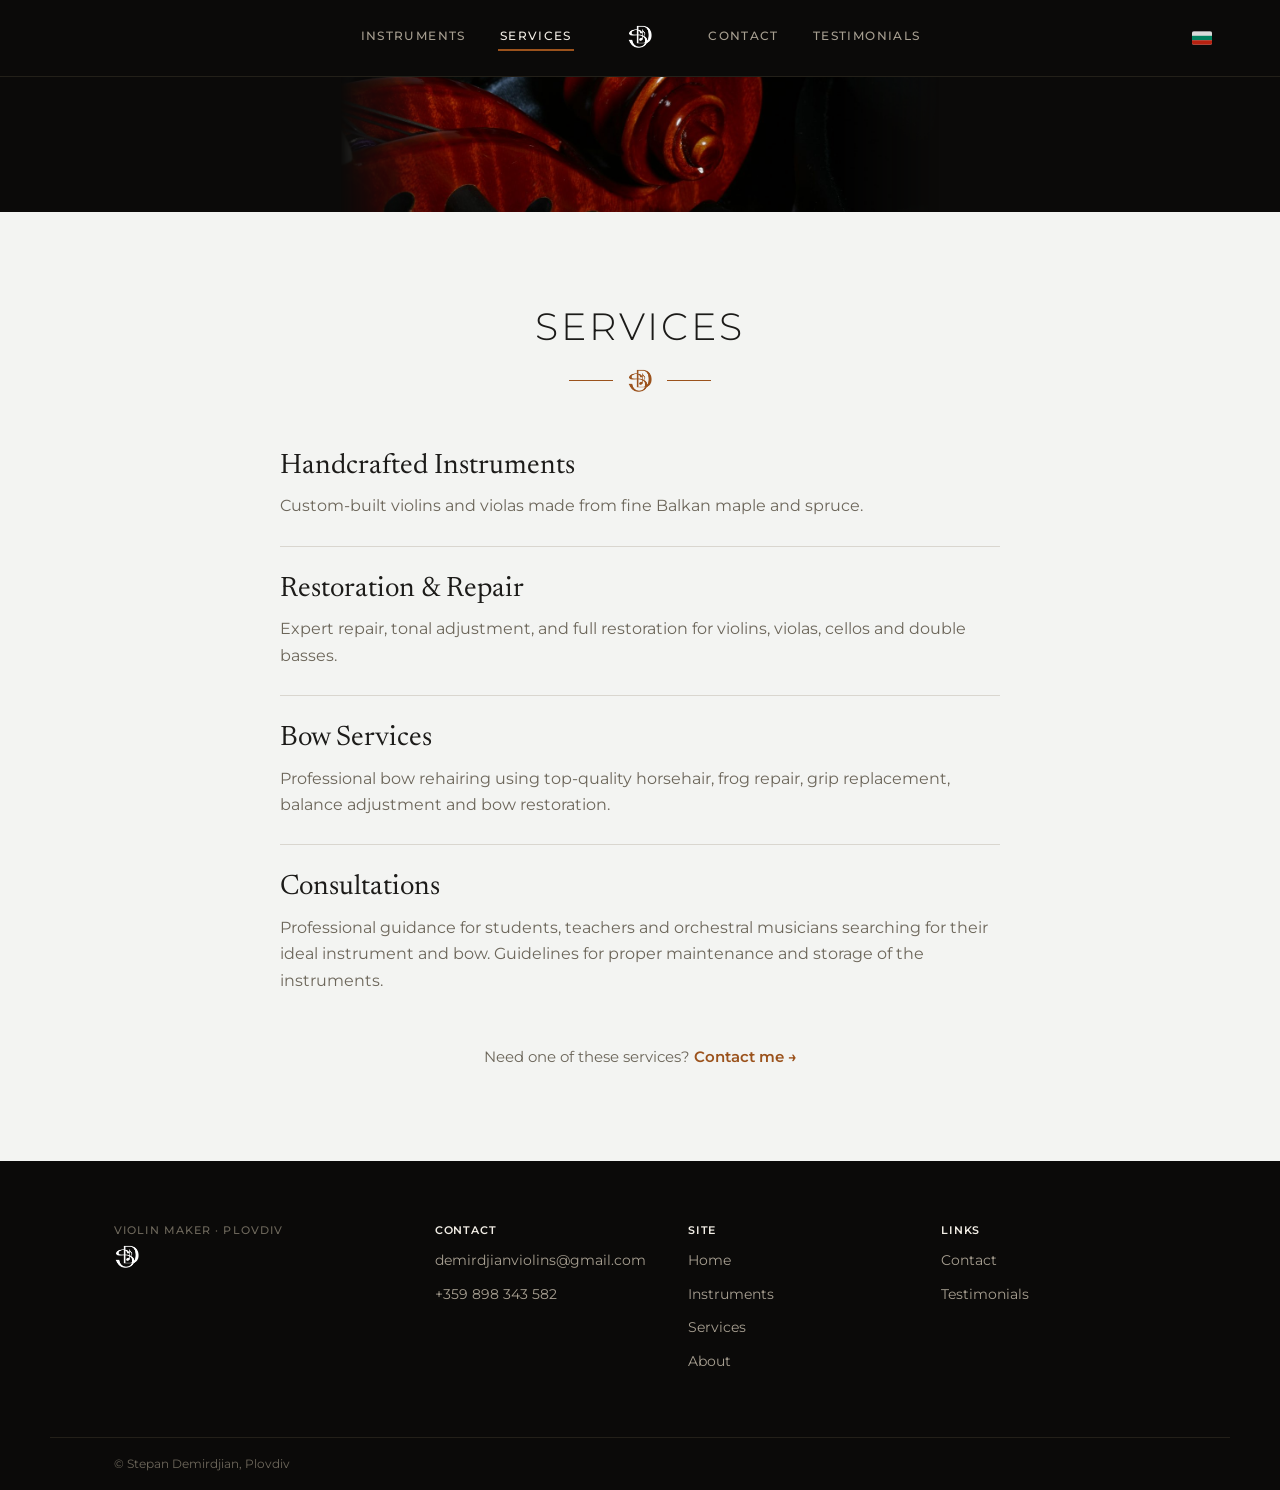
<file: en/services.html>
<!doctype html>
<html lang="en" data-lang="en">
<head>
<meta charset="utf-8">
<script>try{if(localStorage.getItem('lang')==='bg')location.replace(location.pathname.replace(/^\/en(\/|$)/,'/')+location.search+location.hash)}catch(e){}</script>
<meta name="viewport" content="width=device-width,initial-scale=1,viewport-fit=cover">
<title>Violin Repair & Bow Rehair — Plovdiv, Bulgaria</title>
<meta name="description" content="Violin, viola and cello repair and restoration, bow rehairing and setup by luthier Stepan Demirdjian in Plovdiv, Bulgaria.">
<link rel="canonical" href="https://bulgarian-violins.com/en/services.html">
<link rel="alternate" hreflang="bg" href="https://bulgarian-violins.com/services.html">
<link rel="alternate" hreflang="en" href="https://bulgarian-violins.com/en/services.html">
<link rel="alternate" hreflang="x-default" href="https://bulgarian-violins.com/services.html">
<meta property="og:title" content="Violin Repair & Bow Rehair — Plovdiv, Bulgaria">
<meta property="og:description" content="Violin, viola and cello repair and restoration, bow rehairing and setup by luthier Stepan Demirdjian in Plovdiv, Bulgaria.">
<meta property="og:image" content="https://bulgarian-violins.com/photos/brand/og-image.jpg">
<meta property="og:image:width" content="1200">
<meta property="og:image:height" content="630">
<meta property="og:url" content="https://bulgarian-violins.com/en/services.html">
<meta property="og:type" content="website">
<meta property="og:locale" content="en_GB">
<script type="application/ld+json">
{"@context":"https://schema.org","@type":"Service","serviceType":"Ремонт и реставрация на цигулки и виоли","provider":{"@type":"LocalBusiness","name":"Stepan Demirdjian — Violin Maker","url":"https://bulgarian-violins.com/","telephone":"+359898343582","address":{"@type":"PostalAddress","streetAddress":"99 Ruski Blvd","addressLocality":"Plovdiv","addressCountry":"BG"}},"areaServed":["Plovdiv","Bulgaria"],"hasOfferCatalog":{"@type":"OfferCatalog","name":"Услуги","itemListElement":[{"@type":"Offer","itemOffered":{"@type":"Service","name":"Поправка на цигулки"}},{"@type":"Offer","itemOffered":{"@type":"Service","name":"Реставрация на цигулки и виоли"}},{"@type":"Offer","itemOffered":{"@type":"Service","name":"Смяна на косъм на лък"}},{"@type":"Offer","itemOffered":{"@type":"Service","name":"Ремонт на виолончела"}},{"@type":"Offer","itemOffered":{"@type":"Service","name":"Изработка на цигулка и виола по поръчка"}}]}}
</script>
<link rel="icon" href="/favicon.ico" sizes="48x48">
<link rel="icon" type="image/png" href="/photos/brand/favicon-192.png" sizes="192x192">
<link rel="apple-touch-icon" href="/photos/brand/apple-touch-icon.png">
<link rel="preconnect" href="https://fonts.googleapis.com">
<link rel="preconnect" href="https://fonts.gstatic.com" crossorigin>
<link rel="stylesheet" href="https://fonts.googleapis.com/css2?family=Newsreader:ital,wght@0,400;1,400&family=Montserrat:ital,wght@0,300;0,400;0,500;0,600;0,700;1,400&display=swap">
<link rel="stylesheet" href="../styles.css">
</head>
<body>

<a class="skip-link" href="#main">Skip to main content</a>

<nav class="site-nav">
  <div class="nav-links left">
    <a href="index.html#instruments">Instruments</a>
    <a href="services.html" class="active">Services</a>
  </div>
  <a class="wordmark" href="index.html"><img src="../photos/brand/logo-white.png" alt="Stepan Demirdjian — home"></a>
  <div class="nav-links right">
    <a href="index.html#contact-home">Contact</a>
    <a href="index.html#testimonials">Testimonials</a>
  </div>
  <button type="button" class="lang-toggle" aria-label="Switch to Bulgarian">
    <svg viewBox="0 0 3 2" width="20" height="14" aria-hidden="true"><rect width="3" height="2" fill="#fff"/><rect y="0.667" width="3" height="0.667" fill="#00966E"/><rect y="1.333" width="3" height="0.667" fill="#D62612"/></svg>
    
  </button>
</nav>

<main id="main">

<div class="page-banner"><img decoding="async" src="../photos/headers/instrument.jpg" alt="Close-up of a handmade violin scroll"></div>

<section class="section shell">
  <div class="section-head">
    <h1>Services</h1>
    <div class="divider"><i></i><span class="mark"></span><i></i></div>
  </div>

  <div class="svc-list">
    <div class="svc">
      <h2>Handcrafted Instruments</h2>
      <p>Custom-built violins and violas made from fine Balkan maple and spruce.</p>
    </div>
    <div class="svc">
      <h2>Restoration &amp; Repair</h2>
      <p>Expert repair, tonal adjustment, and full restoration for violins, violas, cellos and double basses.</p>
    </div>
    <div class="svc">
      <h2>Bow Services</h2>
      <p>Professional bow rehairing using top-quality horsehair, frog repair, grip replacement, balance adjustment and bow restoration.</p>
    </div>
    <div class="svc">
      <h2>Consultations</h2>
      <p>Professional guidance for students, teachers and orchestral musicians searching for their ideal instrument and bow. Guidelines for proper maintenance and storage of the instruments.</p>
    </div>
  </div>

  <p class="inst-contact svc-contact">Need one of these services? <a href="index.html#contact-home">Contact me →</a></p>
</section>

</main>

<footer class="site-footer">
  <div class="foot-grid shell">
    <div class="foot-brand">
      <a class="wordmark" href="index.html"><img src="../photos/brand/logo-white.png" alt="Stepan Demirdjian — home"></a>
      <span>Violin Maker · Plovdiv</span>
    </div>
    <div class="foot-col">
      <b>Contact</b>
      <a href="mailto:demirdjianviolins@gmail.com">demirdjianviolins@gmail.com</a>
      <a href="tel:+359898343582">+359 898 343 582</a>
    </div>
    <div class="foot-col">
      <b>Site</b>
      <a href="index.html">Home</a>
      <a href="index.html#instruments">Instruments</a>
      <a href="services.html">Services</a>
      <a href="about.html">About</a>
    </div>
    <div class="foot-col">
      <b>Links</b>
      <a href="index.html#contact-home">Contact</a>
      <a href="index.html#testimonials">Testimonials</a>
    </div>
  </div>
  <div class="foot-bottom shell">
    <span>© Stepan Demirdjian, Plovdiv</span>
  </div>
</footer>

<script>
(function(){
  try{
    var html = document.documentElement;
    document.querySelectorAll('.lang-toggle').forEach(function(btn){
      btn.addEventListener('click', function(){
        var next = html.getAttribute('data-lang') === 'bg' ? 'en' : 'bg';
        try{ localStorage.setItem('lang', next); }catch(e){}
        var p = location.pathname.replace(/^\/en(\/|$)/, '/');
        location.href = (next === 'en' ? '/en' + p : p) + location.search + location.hash;
      });
    });
  }catch(err){}
})();
</script>
</body>
</html>
</file>
<file: styles.css>
:root{
  --amber-100:#F7E9D7; --amber-600:#9B521C; --amber-700:#7C3E16; --amber-800:#5E2E12;
  --verdigris-100:#E1EDEA; --verdigris-600:#386859; --verdigris-700:#2A4F44;
  --neutral-100:#F7F6F3; --neutral-200:#ECEAE5; --neutral-300:#D9D6CF; --neutral-400:#B7B2A8; --neutral-500:#918B7F; --neutral-600:#6C665A; --neutral-700:#504B41; --neutral-900:#1C1B19;
  --moss-100:#E5EFE1; --moss-800:#1F3C18;
  --gold-100:#FBF0CE; --gold-800:#543911;

  --color-brand-primary:var(--amber-600); --color-brand-primary-hover:var(--amber-700);
  --color-brand-secondary:var(--verdigris-600);
  --color-text-primary:var(--neutral-900); --color-text-secondary:var(--neutral-600); --color-text-on-brand:var(--neutral-100);
  --color-surface-canvas:#F3F4F2; --color-surface-raised:#FBFBFA; --color-surface-raised-rgb:251,251,250;
  --color-border-default:var(--neutral-300);
  --color-state-success:#3B6F2E; --color-state-success-text:var(--moss-800); --color-state-success-bg:var(--moss-100);
  --focus-ring:0 0 0 3px rgba(155,82,28,.35);

  --font-display:"Newsreader",Georgia,"Times New Roman",serif;
  --font-body:"Montserrat",system-ui,-apple-system,"Segoe UI",sans-serif;
  --font-ui:"Montserrat",system-ui,-apple-system,"Segoe UI",sans-serif;
}
@media (prefers-color-scheme: dark){
  :root:not([data-theme="light"]){
    --color-brand-primary:#D69357; --color-brand-primary-hover:#BC722E;
    --color-brand-secondary:#69A594;
    --color-text-primary:#ECE7DF; --color-text-secondary:#A09A90; --color-text-on-brand:var(--neutral-100);
    --color-surface-canvas:#131211; --color-surface-raised:#1B1A18; --color-surface-raised-rgb:27,26,24;
    --color-border-default:#2F2D29;
    --color-state-success:#74AF61; --color-state-success-text:#9DC98D; --color-state-success-bg:#12240E;
    --focus-ring:0 0 0 3px rgba(214,147,87,.4);
  }
}
:root[data-theme="dark"]{
  --color-brand-primary:#D69357; --color-brand-primary-hover:#BC722E;
  --color-brand-secondary:#69A594;
  --color-text-primary:#ECE7DF; --color-text-secondary:#A09A90; --color-text-on-brand:var(--neutral-100);
  --color-surface-canvas:#131211; --color-surface-raised:#1B1A18; --color-surface-raised-rgb:27,26,24;
  --color-border-default:#2F2D29;
  --color-state-success:#74AF61; --color-state-success-text:#9DC98D; --color-state-success-bg:#12240E;
  --focus-ring:0 0 0 3px rgba(214,147,87,.4);
}
*{box-sizing:border-box}
html{scroll-behavior:smooth;-webkit-text-size-adjust:100%;text-size-adjust:100%}
@media (prefers-reduced-motion:reduce){ html{scroll-behavior:auto} }
body{background:var(--color-surface-canvas);color:var(--color-text-primary);font:400 16px/1.6 var(--font-body);margin:0}
img{display:block;max-width:100%}
a{color:inherit;text-decoration:none}
:focus-visible{outline:2px solid var(--color-brand-primary);outline-offset:2px;border-radius:2px}

.skip-link{position:absolute;left:-9999px;top:0;z-index:100;background:#0B0A09;color:#fff;padding:12px 20px;border-radius:0 0 4px 0}
.skip-link:focus{left:0}

.t-bg{display:none}
html[data-lang="bg"] .t-en{display:none}
html[data-lang="bg"] .t-bg{display:inline}

.lang-toggle{position:absolute;right:clamp(20px,5vw,64px);top:50%;transform:translateY(-50%);background:none;border:none;cursor:pointer;padding:4px;line-height:1;border-radius:4px;opacity:.85;transition:opacity .2s}
.lang-toggle:hover{opacity:1}
.lang-toggle svg{display:block;border-radius:2px}

/* shared nav — solid dark bar, centered wordmark, tracked uppercase links (marcpaquin.net-style) */
.site-nav{position:sticky;top:0;z-index:30;display:flex;align-items:center;justify-content:center;gap:clamp(20px,4vw,56px);padding:20px clamp(20px,5vw,64px);background:#0B0A09;border-bottom:1px solid #232019;flex-wrap:wrap}
.wordmark{font:400 19px/1 var(--font-display);font-style:italic;letter-spacing:.01em;color:#F2EEE6;order:2;white-space:nowrap}
img.wordmark,.wordmark img{height:26px;width:auto;display:block}
.foot-brand img.wordmark{height:30px;order:0}
.nav-links{display:flex;gap:clamp(14px,2.6vw,30px);font:500 11.5px/1 var(--font-ui);letter-spacing:.12em;text-transform:uppercase;flex-wrap:wrap}
.nav-links.left{order:1;justify-content:flex-end}
.nav-links.right{order:3}
.nav-links a{color:#A79F91;padding:6px 2px;border-bottom:2px solid transparent}
.nav-links a.active{color:#F2EEE6;border-color:var(--color-brand-primary)}
.site-nav .wordmark{padding:4px 2px;border-bottom:2px solid transparent}
.site-nav .wordmark.active{border-color:var(--color-brand-primary)}
.nav-links a:hover{color:#F2EEE6}
/* Phones: logo on its own centered row, all links centered together on the row
   below it — wraps instead of scrolling sideways, so it always stays centered. */
@media (max-width:860px){
  .site-nav{gap:4px 14px;padding:14px 12px}
  .site-nav .wordmark{order:1;flex-basis:100%}
  .site-nav .wordmark img{height:22px;margin-inline:auto}
  .nav-links{gap:12px;font-size:10.5px;letter-spacing:.04em;justify-content:center}
  .nav-links.left,.nav-links.right{order:2}
  .nav-links a{padding:6px 0;white-space:nowrap}
}

/* generic */
.shell{max-width:1180px;margin-inline:auto;padding-inline:clamp(20px,5vw,64px)}
.btn{font:600 14px/1 var(--font-body);border-radius:8px;padding:13px 22px;border:1px solid transparent;cursor:pointer;display:inline-flex;align-items:center;gap:8px}
.btn.primary{background:var(--color-brand-primary);color:var(--color-text-on-brand)}
.btn.primary:hover{background:var(--color-brand-primary-hover)}
.btn.ghost{background:transparent;border-color:var(--color-border-default);color:var(--color-text-primary)}
.btn.ghost:hover{background:var(--color-surface-raised)}

/* ---------------- CINEMA HERO ---------------- */
/* Deliberately theme-independent — a fixed dark opener regardless of site theme. */
.cinema{position:relative;height:100vh;height:100svh;min-height:520px;background:#0B0A09;overflow:hidden}
.cinema-stage{position:absolute;inset:0;display:flex;align-items:flex-start;justify-content:center}
.cinema-violin{max-height:82vh;max-width:92vw;width:auto;height:auto;transform:scale(1.7);transform-origin:50% 46%;filter:drop-shadow(0 50px 90px rgba(0,0,0,.55));opacity:1;will-change:transform,opacity}
.cinema-title{position:absolute;left:50%;bottom:9%;transform:translateX(-50%);text-align:center;color:#F2EEE6;opacity:1;pointer-events:none;width:100%}
.cinema-title h1{font:400 clamp(26px,4vw,42px)/1.15 var(--font-display);margin:0;letter-spacing:-.01em}
.cinema-title span{display:block;font:500 11px/1 var(--font-ui);letter-spacing:.2em;text-transform:uppercase;color:#D69357;margin-top:16px}
.cinema-title .cinema-name-bg{font:400 clamp(13px,1.4vw,16px)/1 var(--font-display);color:#A79F91;margin:6px 0 0;opacity:.85}
@media (prefers-reduced-motion:reduce){ .cinema-violin{transform:none} }

/* ---- About: full-bleed split, dark photo half / cream text half (marcpaquin.net bio section) ---- */
.about-split{display:grid;grid-template-columns:1fr 1fr;min-height:640px;background:var(--amber-100)}
:root:not([data-theme="light"]) .about-split,:root[data-theme="dark"] .about-split{background:#241E14}
.about-split .ph{background:#0B0A09;position:relative;overflow:hidden;min-height:320px}
.about-split .ph img{position:absolute;inset:0;width:100%;height:100%;object-fit:cover;object-position:50% 25%}
.about-split .txt{display:flex;flex-direction:column;justify-content:center;padding:clamp(32px,6vw,80px)}
.about-split .lede{font-size:clamp(15px,1.5vw,17px);line-height:1.5;color:var(--color-text-secondary);max-width:62ch;margin:0 0 16px;text-wrap:balance}
.about-split .ctas{display:flex;flex-wrap:wrap;gap:14px}
@media (max-width:760px){ .about-split{grid-template-columns:1fr} .about-split .ph{aspect-ratio:4/3;min-height:0} }

/* ---- Page banner: narrow full-bleed photo strip as a page header ---- */
.page-banner{height:clamp(110px,15vh,160px);overflow:hidden;background:#0B0A09;display:flex;justify-content:center}
/* Narrower than the screen so less of the photo is cropped away; the edges fade into the black bar. */
.page-banner img{width:min(100%,600px);height:100%;object-fit:cover;object-position:center 50%;opacity:.9;-webkit-mask-image:linear-gradient(90deg,transparent,#000 16%,#000 84%,transparent);mask-image:linear-gradient(90deg,transparent,#000 16%,#000 84%,transparent)}

/* ---- Section heading: centered, uppercase, tracked, small divider (marcpaquin.net signature) ---- */
.section{padding-block:clamp(56px,8vw,92px)}
.section-head{text-align:center;margin-bottom:clamp(36px,5vw,56px)}
.section-head h1,.section-head h2{font:300 clamp(26px,3.6vw,38px)/1.2 var(--font-body);margin:0;text-wrap:balance;letter-spacing:.08em;text-transform:uppercase}
.section-head .divider{display:flex;align-items:center;justify-content:center;gap:14px;margin-top:18px}
.section-head .divider i{width:44px;height:1px;background:var(--color-brand-primary)}
/* The logo is a solid black shape on transparency, so it is used as a mask and
   painted with the brand colour — that way it stays visible on light and dark. */
.section-head .divider .mark{width:26px;height:26px;flex:none;display:block;background:var(--color-brand-primary);
  -webkit-mask:url(photos/brand/logo-black.png) center/contain no-repeat;
          mask:url(photos/brand/logo-black.png) center/contain no-repeat}
.inst-band .divider i,.inst-band .divider .mark{background:#D69357}
.section-head-row{display:flex;flex-wrap:wrap;justify-content:center;align-items:baseline;gap:16px 28px;margin-top:14px}
.section-head-row a{font:600 12px/1 var(--font-ui);letter-spacing:.08em;text-transform:uppercase;color:var(--color-brand-secondary)}

/* ---- Instruments: black full-bleed, tight photo grid, plain caption (no cards) ---- */
.inst-band{background:#0B0A09}
.inst-band .section-head h2{color:#F2EEE6}
.inst-band .section-head-row a{color:#D69357}
.inst-grid{display:grid;grid-template-columns:repeat(2,1fr);gap:48px 16px;background:#0B0A09}
.inst-card{display:block;position:relative}
.inst-card .pair{display:grid;grid-template-columns:1fr 1fr;gap:2px}
.inst-card .ph{aspect-ratio:2/3;max-height:70vh;overflow:hidden;background:#0B0A09}
.inst-card .ph img{width:100%;height:100%;object-fit:contain;transition:transform .5s}
.inst-card:hover .ph img{transform:scale(1.05)}
.inst-card .cap{padding:20px 4px 8px;text-align:center;color:#CFC8BC;font:400 italic 14.5px/1.4 var(--font-ui)}
@media (max-width:700px){ .inst-grid{grid-template-columns:1fr;gap:36px} }

/* ---- Testimonials: centered carousel, name above quote (marcpaquin.net testimonials) ---- */
.quote-block{background:var(--color-surface-raised);border-top:1px solid var(--color-border-default);border-bottom:1px solid var(--color-border-default)}
.quote-inner{max-width:760px;margin-inline:auto;padding-block:clamp(56px,8vw,96px);text-align:center}
.quote-photo{display:block;width:200px;height:133px;border-radius:6px;object-fit:cover;margin:0 auto 14px}
.quote-author-name{font:600 17px/1 var(--font-body);margin:0 0 6px}
.quote-author-role{display:block;font:400 12.5px/1.6 var(--font-ui);letter-spacing:.03em;color:var(--color-text-secondary);max-width:70ch;margin:0 auto 28px}
.q-slide{display:none}
.q-slide.active{display:block}
.q-slide.active:has(.quote-photo){display:grid;grid-template-columns:auto 1fr;column-gap:clamp(16px,3vw,32px);text-align:left}
.q-slide:has(.quote-photo) .quote-photo{grid-row:1/4;margin:0}
.q-slide:has(.quote-photo) > *{margin-inline:0}
@media (max-width:600px){.q-slide.active:has(.quote-photo){display:block;text-align:center}.q-slide:has(.quote-photo) > *{margin-inline:auto}.q-slide:has(.quote-photo) .quote-photo{width:min(100%,260px);height:auto;aspect-ratio:3/2;margin:0 auto 16px}}
.q-slide blockquote{font:400 italic clamp(17px,1.9vw,20px)/1.65 var(--font-display);margin:0;text-wrap:balance;color:var(--color-text-primary);max-width:62ch;margin-inline:auto}
.quote-nav{display:flex;align-items:center;justify-content:center;gap:20px;margin-top:36px}
.q-arrow{width:36px;height:36px;border-radius:50%;border:1px solid var(--color-border-default);background:transparent;color:var(--color-text-primary);font:400 17px/1 var(--font-body);cursor:pointer;display:flex;align-items:center;justify-content:center;flex:none}
.q-arrow:hover{background:var(--color-surface-canvas)}
.q-dots{display:flex;gap:8px}
.q-dots button{width:7px;height:7px;border-radius:50%;padding:0;border:0;background:var(--color-border-default);cursor:pointer}
.q-dots button.active{background:var(--color-brand-primary)}


.contact-cta{padding-block:clamp(56px,9vw,100px)}
.contact-grid{display:grid;grid-template-columns:1.1fr .9fr;gap:clamp(28px,5vw,56px);align-items:start}
.contact-grid .ctas{display:flex;flex-wrap:wrap;gap:14px}
.detail-list{display:grid;gap:0;font-size:14.5px}
.detail-list div{display:grid;grid-template-columns:90px 1fr;gap:14px;padding-block:14px;border-top:1px solid var(--color-border-default)}
.detail-list div:first-child{border-top:0}
.detail-list b{font:600 11px/1.4 var(--font-ui);letter-spacing:.04em;text-transform:uppercase;color:var(--color-text-secondary)}

/* ---- Footer: dark 4-column (marcpaquin.net-style) ---- */
.site-footer{background:#0B0A09;color:#A79F91}
.foot-grid{padding-block:clamp(40px,6vw,64px);display:grid;grid-template-columns:1.3fr 1fr 1fr 1fr;gap:28px}
.foot-brand{display:flex;flex-direction:column;align-items:flex-start;gap:8px}
.foot-brand span:last-child{font:500 11px/1 var(--font-ui);letter-spacing:.1em;text-transform:uppercase;color:#6E685C}
.foot-col{display:flex;flex-direction:column;gap:12px;font-size:13.5px}
.foot-col b{font:600 11px/1 var(--font-ui);letter-spacing:.08em;text-transform:uppercase;color:#F2EEE6;margin-bottom:2px}
.foot-col a{color:#A79F91}
.foot-col a:hover{color:#F2EEE6}
.foot-bottom{padding-block:18px;border-top:1px solid #232019;display:flex;flex-wrap:wrap;gap:10px;justify-content:space-between;font:400 12px/1.4 var(--font-ui);color:#6E685C}
@media (max-width:760px){ .foot-grid{grid-template-columns:1fr 1fr} }

@media (max-width:760px){
  .contact-grid{grid-template-columns:minmax(0,1fr)}
}

/* ---------------- INSTRUMENT PAGE ---------------- */
.crumb{padding-block:22px;font:500 12.5px/1 var(--font-ui);color:var(--color-text-secondary)}
.crumb a{color:var(--color-brand-secondary)}
.inst-detail{padding-block:0 clamp(56px,8vw,92px)}
.detail-grid{display:grid;grid-template-columns:1.15fr .85fr;gap:clamp(24px,4vw,56px);align-items:start}
.gallery{display:grid;grid-template-columns:1fr 1fr;gap:12px}
.gallery img{width:100%;height:100%;object-fit:contain;border-radius:12px;background:#0B0A09}
.gallery img{cursor:zoom-in}
#lightbox{padding:0;border:0;background:transparent;max-width:100vw;max-height:100vh;overflow:hidden}
#lightbox::backdrop{background:rgba(0,0,0,.94)}
#lightbox img{max-width:96vw;max-height:94vh;object-fit:contain;cursor:zoom-out}
.lb-btn{position:fixed;width:48px;height:48px;border-radius:50%;border:1px solid rgba(242,238,230,.3);background:rgba(11,10,9,.65);color:#F2EEE6;font:300 30px/1 var(--font-ui);display:flex;align-items:center;justify-content:center;cursor:pointer;padding:0 0 3px}
.lb-btn:hover,.lb-btn:focus-visible{border-color:#D69357;color:#D69357}
.lb-close{top:16px;right:16px}
.lb-prev,.lb-next{top:50%;transform:translateY(-50%)}
.lb-prev{left:16px}
.lb-next{right:16px}
.gallery .front{grid-column:1/-1;height:min(52vh,480px)}
.gallery .back{height:min(40vh,360px)}
@media (max-width:760px){ .gallery .front{height:min(42vh,380px)} .gallery .back{height:min(30vh,260px)} }
.panel h1{font:400 clamp(28px,3.6vw,38px)/1.15 var(--font-display);margin:14px 0 12px;text-wrap:balance}
.spec-list{display:grid;gap:0;margin:20px 0 26px;font-size:14.5px}
.spec-list div{display:grid;grid-template-columns:120px 1fr;gap:14px;padding-block:13px;border-top:1px solid var(--color-border-default)}
.spec-list div:first-child{border-top:0}
.spec-list b{font:600 11px/1.4 var(--font-ui);letter-spacing:.04em;text-transform:uppercase;color:var(--color-text-secondary)}
.spec-list span.mono{font-family:var(--font-ui)}
.ship-row{display:flex;align-items:center;gap:8px;font-size:14px;color:var(--color-text-secondary);margin-bottom:24px}
.inst-contact{margin:0 0 22px;font-size:14.5px;color:var(--color-text-secondary)}
.inst-contact a{color:var(--color-brand-primary);font-weight:600;white-space:nowrap}
.inst-contact a:hover{color:var(--color-brand-primary-hover)}
.tt-wrap{position:relative;display:inline-flex}
.tt-trigger{width:19px;height:19px;border-radius:50%;border:1px solid var(--color-border-default);color:var(--color-text-secondary);font:600 11px/1 var(--font-ui);display:inline-flex;align-items:center;justify-content:center}
.tt-bubble{position:absolute;bottom:calc(100% + 8px);left:50%;transform:translateX(-50%) translateY(4px);background:var(--neutral-900);color:var(--neutral-100);font:400 12.5px/1.4 var(--font-body);padding:8px 11px;border-radius:8px;width:190px;opacity:0;pointer-events:none;transition:opacity .12s;z-index:2}
.tt-wrap:hover .tt-bubble,.tt-wrap:focus-within .tt-bubble,.tt-wrap.open .tt-bubble{opacity:1}
.panel .ctas{display:flex;flex-wrap:wrap;gap:12px}
@media (max-width:760px){ .detail-grid{grid-template-columns:minmax(0,1fr)} }
.svc-list{max-width:720px;margin-inline:auto}
.svc{padding-block:26px;border-top:1px solid var(--color-border-default)}
.svc:first-child{border-top:0;padding-top:0}
.svc h2{font:400 clamp(22px,2.6vw,28px)/1.2 var(--font-display);margin:0 0 10px;text-wrap:balance}
.svc p{margin:0;font-size:16px;line-height:1.65;color:var(--color-text-secondary)}
.svc-contact{max-width:720px;margin:26px auto 0;text-align:center}
.svc-list > p{margin:0 0 18px;font-size:16px;line-height:1.7;color:var(--color-text-secondary)}
.page-banner.big{height:auto;padding-top:clamp(16px,3vw,32px)}
.page-banner.big img{width:auto;height:auto;max-width:min(100% - 32px,900px);max-height:calc(100svh - 140px);border-radius:12px;opacity:1;-webkit-mask-image:none;mask-image:none}
@media (min-width:861px){.page-banner.big{padding-top:0}.page-banner.big img{width:100%;max-width:none;max-height:none;height:clamp(300px,52svh,520px);object-fit:cover;object-position:50% 30%;border-radius:0}}

/* ---- Phones ---- */
@media (max-width:860px){
  /* flag sits on the logo row, top-right, so it never covers a menu link */
  .lang-toggle{top:12px;transform:none}
}
@media (max-width:760px){
  /* header photos: whole picture instead of a cropped strip */
  .page-banner{height:auto}
  .page-banner img{width:100%;height:auto;-webkit-mask-image:none;mask-image:none}
}
@media (max-width:480px){
  .foot-grid{grid-template-columns:minmax(0,1fr)}
  .foot-col a{overflow-wrap:anywhere}
}
/* Wider screens: equal side columns keep the logo in the exact centre,
   even though the left side has more links than the right. */
@media (min-width:861px){
  .site-nav{display:grid;grid-template-columns:1fr auto 1fr}
  .nav-links.left{justify-content:flex-end}
  .nav-links.right{justify-content:flex-start;padding-right:36px}
}

/* Phone: contact block and footer, tidy stacked layout */
@media (max-width:760px){
  .contact-grid .ctas{flex-direction:column}
  .contact-grid .btn{justify-content:center;width:100%;overflow-wrap:anywhere;text-align:center}
  .detail-list div{grid-template-columns:minmax(0,1fr);gap:4px}
  .foot-grid{grid-template-columns:repeat(2,minmax(0,1fr));gap:28px 20px}
  .foot-brand,.foot-col:nth-child(2){grid-column:1/-1;align-items:center;text-align:center}
}
</file>
